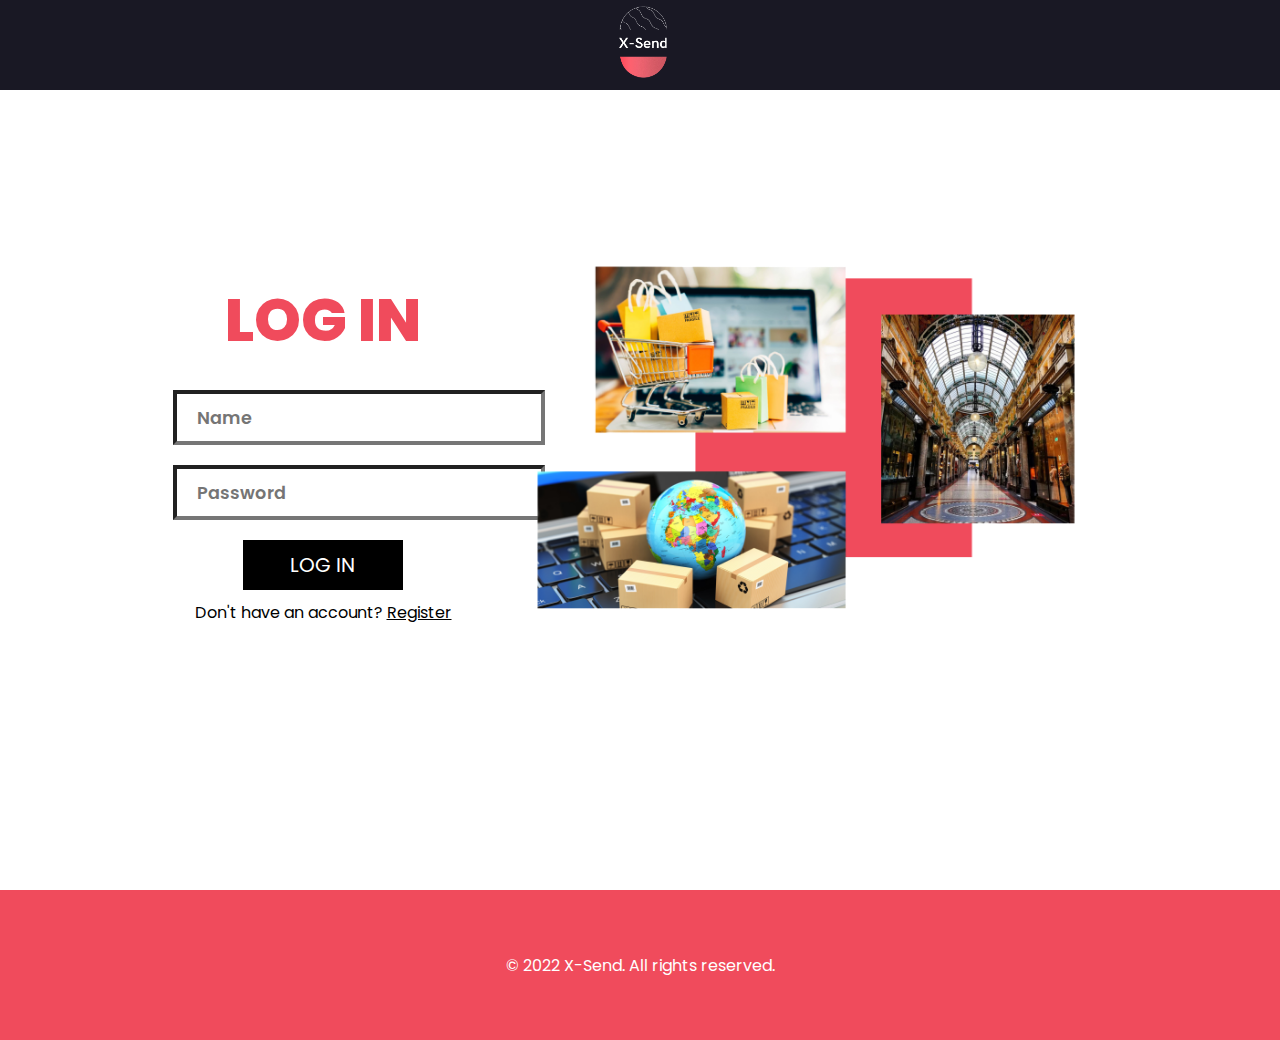
<file: index.html>
<!DOCTYPE html>
<html lang="en">
<head>
    <meta charset="UTF-8">
    <meta http-equiv="X-UA-Compatible" content="IE=edge">
    <meta name="viewport" content="width=device-width, initial-scale=1.0">
    <link rel="stylesheet" href="CSS/home.css">
    <link rel="stylesheet" href="CSS/login.css">
    <link rel="preconnect" href="https://fonts.googleapis.com">
    <link rel="preconnect" href="https://fonts.gstatic.com" crossorigin>
    <link href="https://fonts.googleapis.com/css2?family=Poppins&display=swap" rel="stylesheet">
    <title>Login</title>
</head>
<body>
    <nav>
        <a href="">
            <img src="Assets/logo.png" alt="">
        </a>
    </nav>
    
    <div class="container">
        
        <!-- forms-container -->
        <div class="tempat_isi">
            
            <!-- signin-signup -->
            <div class="sign-in">
                <form action="HTML/home.html" class="sign-in-form">
                    <h2 class="title">LOG IN</h2>
                    
                    <div class="input-field">
                        
                        <input type="text" placeholder="Name" required>
                    </div>

                    <div class="input-field pass">
                        
                        <input type="password" placeholder="Password" required>
                    </div>
                    
                    <button class="btn">LOG IN</button>
                    
                    <p>Don't have an account? <a href="HTML/sign-in.html"><u>Register</u></a></p>
                </form>
            </div>

        </div>
            
        <div class="ilustrasi">
            <img src="Assets/loginPic.png" alt="">
        </div>
    </div>
    
    <footer>
        <p>&copy; 2022 X-Send. All rights reserved.</p>
    </footer>
</body>
</html>
</file>
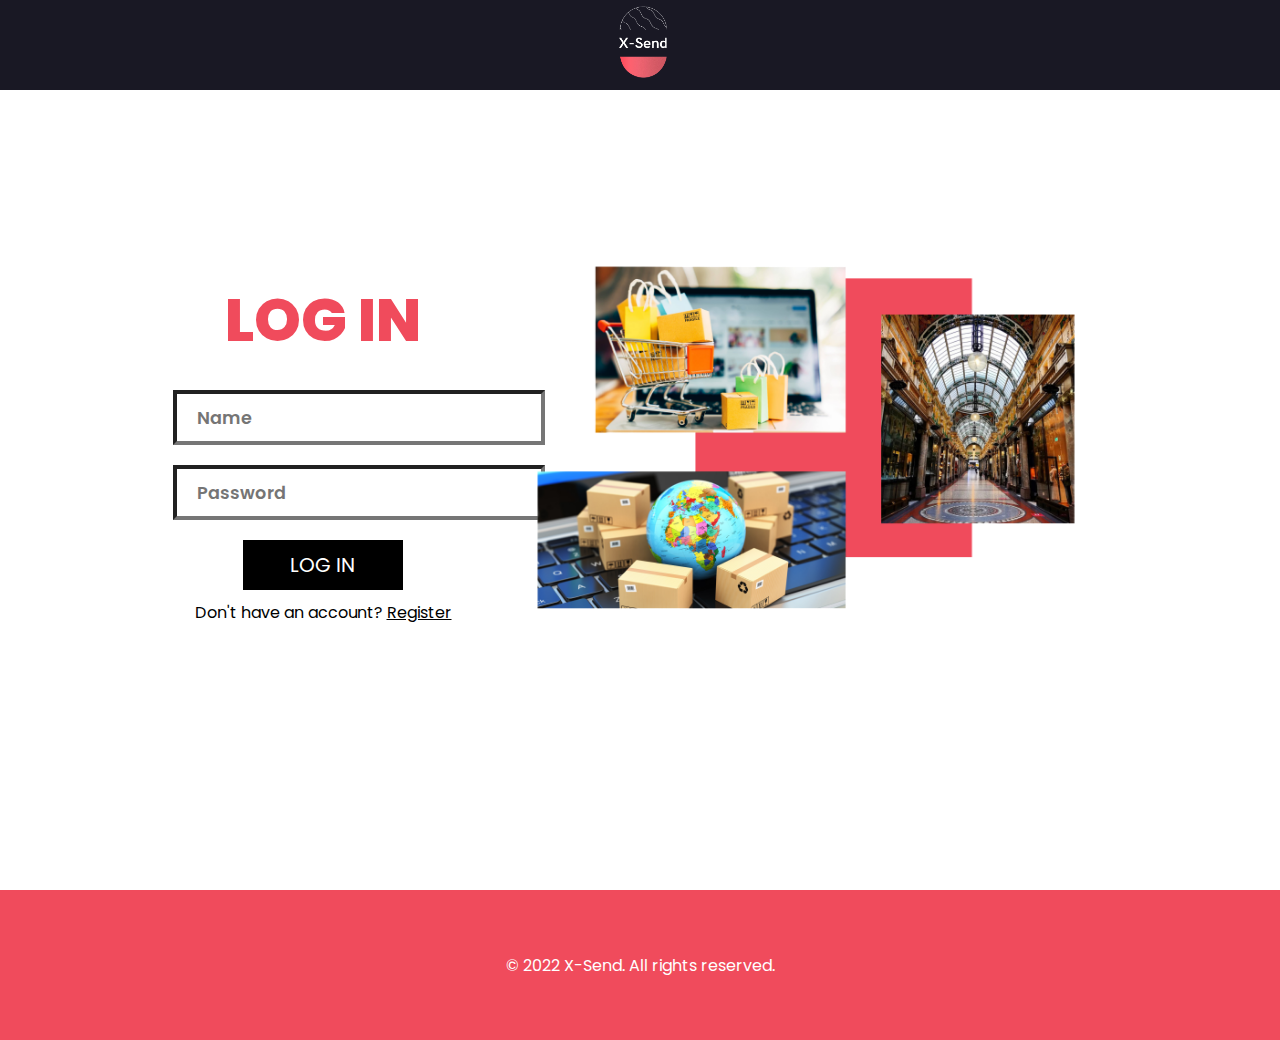
<file: HTML/index.html>
<!DOCTYPE html>
<html lang="en">
<head>
    <meta charset="UTF-8">
    <meta http-equiv="X-UA-Compatible" content="IE=edge">
    <meta name="viewport" content="width=device-width, initial-scale=1.0">
    <link rel="stylesheet" href="../CSS/home.css">
    <link rel="stylesheet" href="../CSS/login.css">
    <link rel="preconnect" href="https://fonts.googleapis.com">
    <link rel="preconnect" href="https://fonts.gstatic.com" crossorigin>
    <link href="https://fonts.googleapis.com/css2?family=Poppins&display=swap" rel="stylesheet">
    <title>Login</title>
</head>
<body>
    <nav>
        <a href="">
            <img src="../Assets/logo.png" alt="">
        </a>
    </nav>
    
    <div class="container">
        
        <!-- forms-container -->
        <div class="tempat_isi">
            
            <!-- signin-signup -->
            <div class="sign-in">
                <form action="home.html" class="sign-in-form">
                    <h2 class="title">LOG IN</h2>
                    
                    <div class="input-field">
                        
                        <input type="text" placeholder="Name" required>
                    </div>

                    <div class="input-field pass">
                        
                        <input type="password" placeholder="Password" required>
                    </div>
                    
                    <button class="btn">LOG IN</button>
                    
                    <p>Don't have an account? <a href="sign-in.html"><u>Register</u></a></p>
                </form>
            </div>

        </div>
            
        <div class="ilustrasi">
            <img src="../Assets/loginPic.png" alt="">
        </div>
    </div>
    
    <footer>
        <p>&copy; 2022 X-Send. All rights reserved.</p>
    </footer>
</body>
</html>
</file>
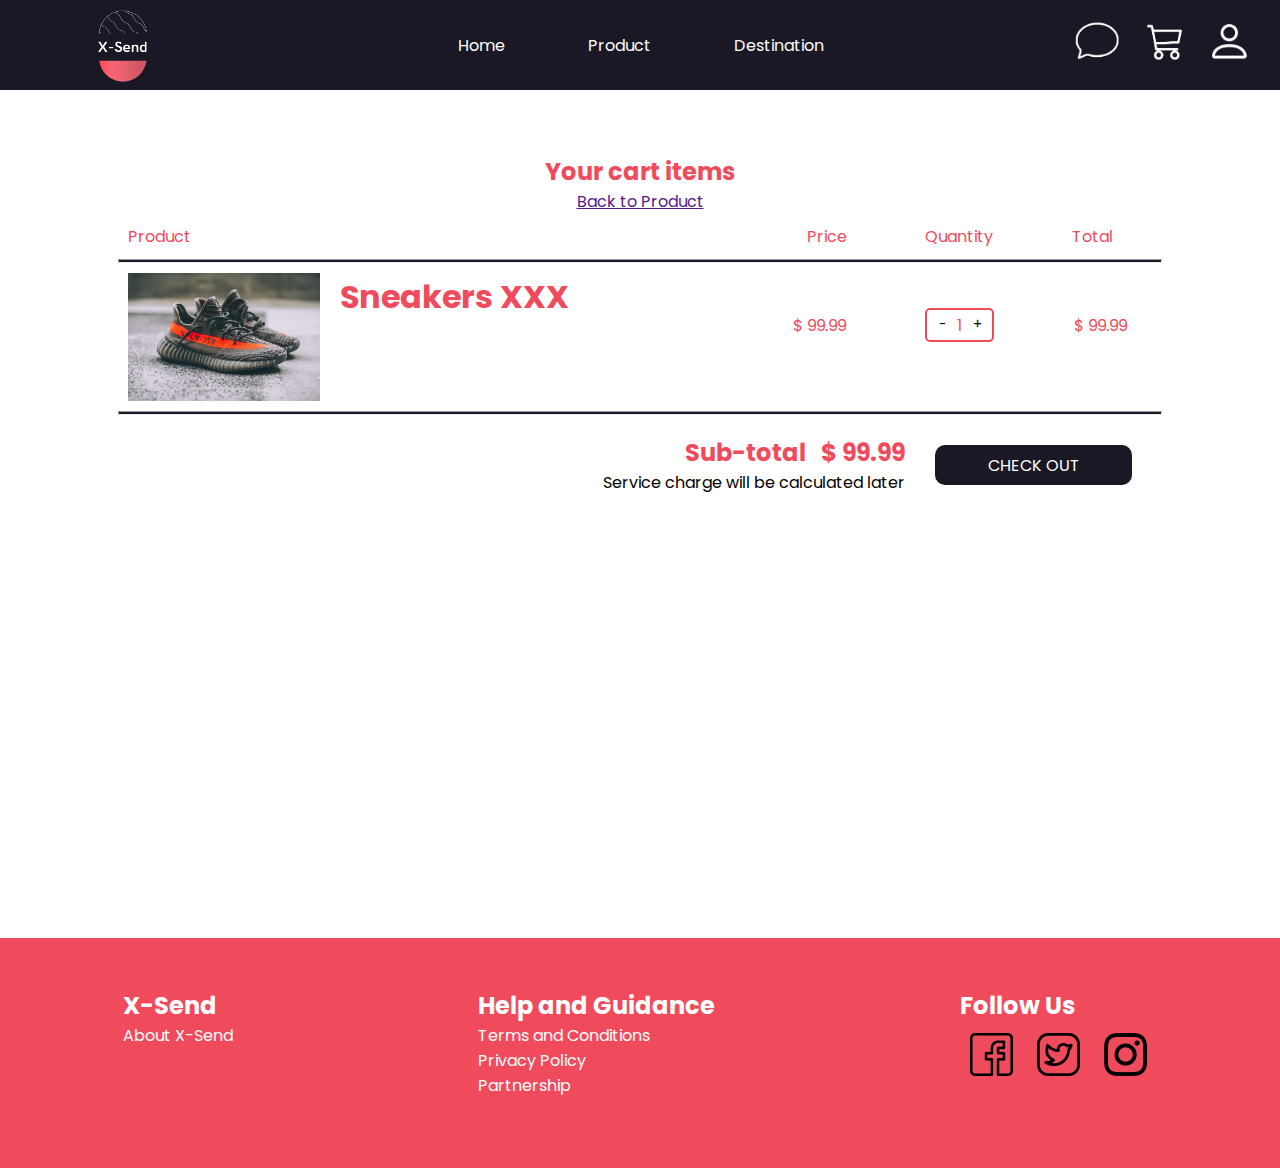
<file: HTML/cart.html>
<!DOCTYPE html>
<html lang="en">
<head>
    <meta charset="UTF-8">
    <meta http-equiv="X-UA-Compatible" content="IE=edge">
    <meta name="viewport" content="width=device-width, initial-scale=1.0">
    <link rel="stylesheet" href="../CSS/cart.css">
    <link rel="preconnect" href="https://fonts.googleapis.com">
    <link rel="preconnect" href="https://fonts.gstatic.com" crossorigin>
    <link href="https://fonts.googleapis.com/css2?family=Poppins&display=swap" rel="stylesheet">
    <title>Cart</title>
</head>
<body>
    <nav>
        <img src="../Assets/logo.png" alt="">
        <div id="navigation">
            <ul>
                <li><a href="">Home</a></li>
                <li><a href="">Product</a></li>
                <li><a href="">Destination</a></li>
            </ul>
        </div>
        <div id="navigationpic">
            <ul>
                <a href=""><li><img src="../Assets/chat.png" alt="" class="navpic"></li></a>
                <a href="cart.html"><li><img src="../Assets/cart.png" alt="" class="navpic"></li></a>
                <a href=""><li><img src="../Assets/profile.png" alt="" class="navpic"></li></a>
            </ul>
        </div>
    </nav>
    <div id="body">
        <h2 class="maroon">Your cart items</h2>
        <a href="">Back to Product</a>
        <div>
            <div class="cart">
                <div class="maroon">
                    Product
                </div>
                <div>
                    <ul class="maroon">
                        <li>Price</li>
                        <li>Quantity</li>
                        <li>Total</li>
                    </ul>
                </div>
            </div>
            <hr>
            <div class="cart">
                <div class="maroon product">
                    <img src="../Assets/product/sneakers.jpg" alt="">
                    <h1>Sneakers XXX</h1>
                </div>
                <div>
                    <ul class="maroon">
                        <li>$ 99.99</li>
                        <li>
                            <div id="quantity">
                                <div id="quantityButton">
                                    <button>-</button>
                                    <p>1</p>
                                    <button>+</button>
                                </div>
                            </div>
                        </li>
                        <li>$ 99.99</li>
                    </ul>
                </div>
            </div>
            <hr>
            <div id="buy">
                <div id="buyDetail">
                    <h2 class="maroon">Sub-total &nbsp; $ 99.99</h2>
                    <p>Service charge will be calculated later</p>
                </div>
                <div class="button">
                    <p>CHECK OUT</p>
                </div>
            </div>
        </div>
    </div>
    <footer>
        <div class="footerSection">
            <h2>X-Send</h2>
            <p>About X-Send</p>
        </div>
        <div class="footerSection">
            <h2>Help and Guidance</h2>
            <p>Terms and Conditions</p>
            <p>Privacy Policy</p>
            <p>Partnership</p>
        </div>
        <div class="footerSection">
            <h2>Follow Us</h2>
            <div class="sosmed">
                <a href="https://www.facebook.com/"><img src="../Assets/Facebook.png" alt=""></a>
                <a href="https://twitter.com/"><img src="../Assets/Twitter.png" alt=""></a>
                <a href="https://www.instagram.com/"><img src="../Assets/Instagram.png" alt=""></a>
            </div>
            
        </div>
    </footer>
</body>
</html>
</file>
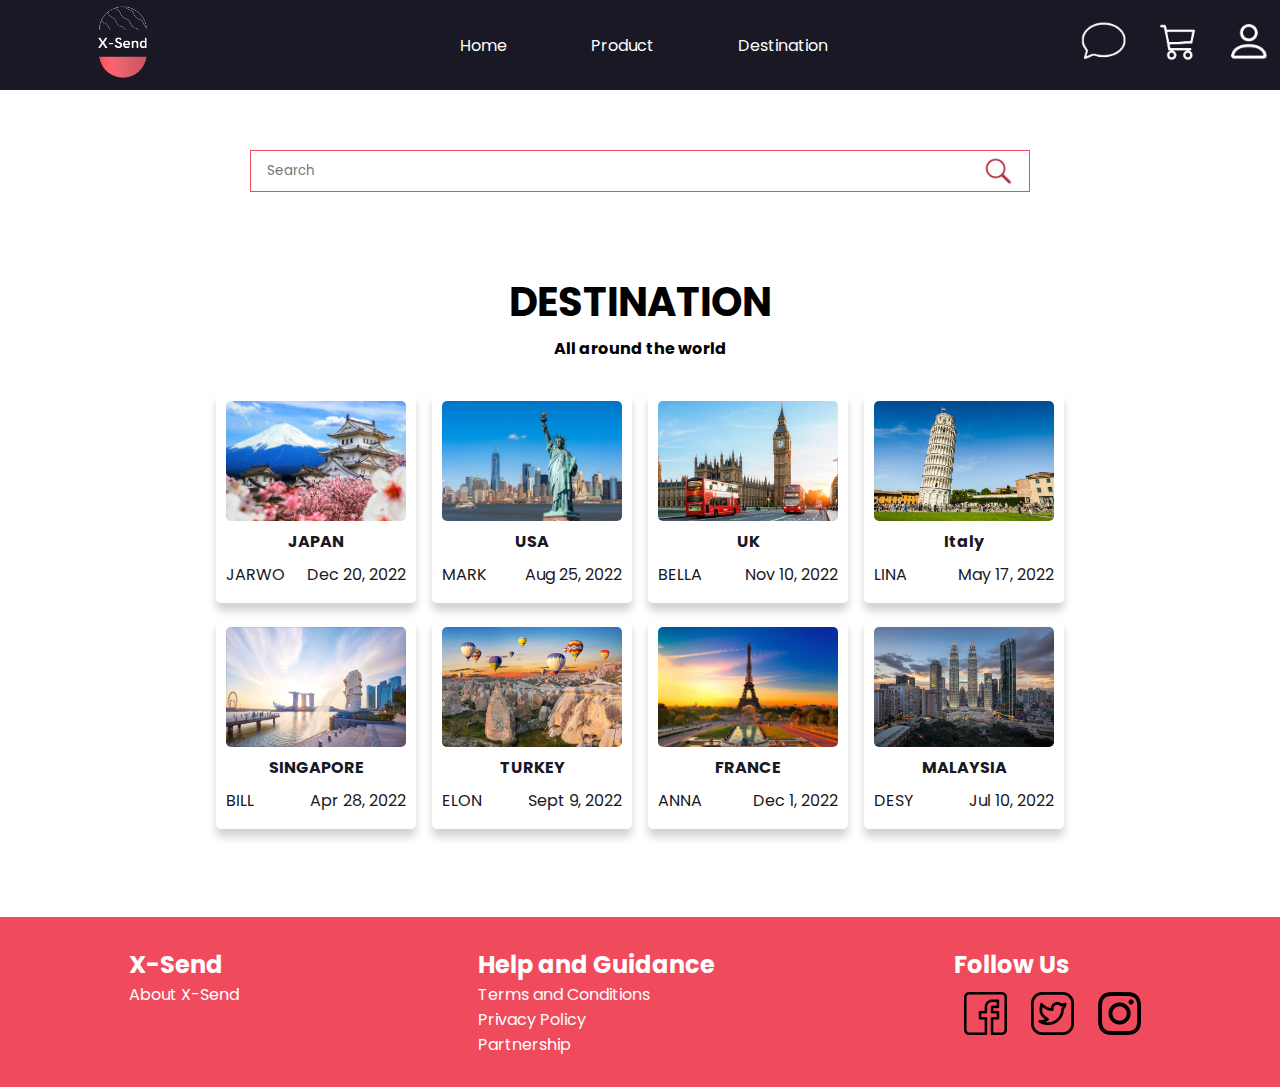
<file: HTML/destination.html>
<!DOCTYPE html>
<html lang="en">
<head>
    <meta charset="UTF-8">
    <meta http-equiv="X-UA-Compatible" content="IE=edge">
    <meta name="viewport" content="width=device-width, initial-scale=1.0">
    <link rel="stylesheet" href="../CSS/home.css">
    <link rel="stylesheet" href="../CSS/productAndDestination.css">
    <link rel="preconnect" href="https://fonts.googleapis.com">
    <link rel="preconnect" href="https://fonts.gstatic.com" crossorigin>
    <link href="https://fonts.googleapis.com/css2?family=Poppins&display=swap" rel="stylesheet">
    <title>Document</title>
</head>
<body>
    <nav>
        <a href="home.html">
            <img src="../Assets/logo.png" alt="">
        </a>
        <div id="navigation">
            <ul>
                <li><a href="home.html">Home</a></li>
                <li><a href="product.html">Product</a></li>
                <li><a href="destination.html">Destination</a></li>
            </ul>
        </div>
        <div id="navigationpic">
            <ul>
                <a href="chat.html"><li><img src="../Assets/chat.png" alt="" class="navpic"></li></a>
                <a href="cart.html"><li><img src="../Assets/cart.png" alt="" class="navpic"></li></a>
                <a href="profile.html"><li><img src="../Assets/profile.png" alt="" class="navpic"></li></a>
            </ul>
        </div>
    </nav>
    <div class="body_content">
        <div class="container">
            <div id="search_box">
                <input type="text" class="chat" placeholder="Search">
                <img src="../Assets/search.png" alt="">
            </div>
            <div class="title">
                <p>DESTINATION</p>
            </div>
            <div class="description">
                <h4>All around the world</h4>
            </div>
            <div class="grid">
                <div class="card">
                    <a href="destinationDesc.html">
                        <div class="pic-card">
                            <img src="../Assets/destination/japan.jpg" alt="">
                            <div class="overlay">
                                <p>View</p>
                            </div>
                        </div>
                        <div class="desc-card1">
                            <p>JAPAN</p>
                        </div>
                        <div class="desc-card2">
                            <span>JARWO</span>
                            <span>Dec 20, 2022</span>
                        </div>
                    </a>
                </div>
                <div class="card">
                    <a href="destinationDesc.html">
                        <div class="pic-card">
                            <img src="../Assets/destination/usa.jpg" alt="">
                            <div class="overlay">
                                <p>View</p>
                            </div>
                        </div>
                        <div class="desc-card1">
                            <p>USA</p>
                        </div>
                        <div class="desc-card2">
                            <span>MARK</span>
                            <span>Aug 25, 2022</span>
                        </div>
                    </a>
                </div>
                <div class="card">
                    <a href="destinationDesc.html">
                        <div class="pic-card">
                            <img src="../Assets/destination/uk.jpg" alt="">
                            <div class="overlay">
                                <p>View</p>
                            </div>
                        </div>
                        <div class="desc-card1">
                            <p>UK</p>
                        </div>
                        <div class="desc-card2">
                            <span>BELLA</span>
                            <span>Nov 10, 2022</span>
                        </div>
                    </a>
                </div>
                <div class="card">
                    <a href="destinationDesc.html">
                        <div class="pic-card">
                            <img src="../Assets/destination/italy.jpeg" alt="">
                            <div class="overlay">
                                <p>View</p>
                            </div>
                        </div>
                        <div class="desc-card1">
                            <p>Italy</p>
                        </div>
                        <div class="desc-card2">
                            <span>LINA</span>
                            <span>May 17, 2022</span>
                        </div>
                    </a>
                </div>
                <div class="card">
                    <a href="destinationDesc.html">
                        <div class="pic-card">
                            <img src="../Assets/destination/singapore.jpg" alt="">
                            <div class="overlay">
                                <p>View</p>
                            </div>
                        </div>
                        <div class="desc-card1">
                            <p>SINGAPORE</p>
                        </div>
                        <div class="desc-card2">
                            <span>BILL</span>
                            <span>Apr 28, 2022</span>
                        </div>
                    </a>
                </div>
                <div class="card">
                    <a href="destinationDesc.html">
                        <div class="pic-card">
                            <img src="../Assets/destination/turkey.jpg" alt="">
                            <div class="overlay">
                                <p>View</p>
                            </div>
                        </div>
                        <div class="desc-card1">
                            <p>TURKEY</p>
                        </div>
                        <div class="desc-card2">
                            <span>ELON</span>
                            <span>Sept 9, 2022</span>
                        </div>
                    </a>
                </div>
                <div class="card">
                    <a href="destinationDesc.html">
                        <div class="pic-card">
                            <img src="../Assets/destination/france.jpg" alt="">
                            <div class="overlay">
                                <p>View</p>
                            </div>
                        </div>
                        <div class="desc-card1">
                            <p>FRANCE</p>
                        </div>
                        <div class="desc-card2">
                            <span>ANNA</span>
                            <span>Dec 1, 2022</span>
                        </div>
                    </a>
                </div>
                <div class="card">
                    <a href="destinationDesc.html">
                        <div class="pic-card">
                            <img src="../Assets/destination/malaysia.jpg" alt="">
                            <div class="overlay">
                                <p>View</p>
                            </div>
                        </div>
                        <div class="desc-card1">
                            <p>MALAYSIA</p>
                        </div>
                        <div class="desc-card2">
                            <span>DESY</span>
                            <span>Jul 10, 2022</span>
                        </div>
                    </a>
                </div>
            </div>
        </div>
    </div>
    <footer>
        <div class="footerSection">
            <h2>X-Send</h2>
            <p>About X-Send</p>
        </div>
        <div class="footerSection">
            <h2>Help and Guidance</h2>
            <p>Terms and Conditions</p>
            <p>Privacy Policy</p>
            <p>Partnership</p>
        </div>
        <div class="footerSection">
            <h2>Follow Us</h2>
            <div class="sosmed">
                <a href="https://www.facebook.com/"><img src="../Assets/Facebook.png" alt=""></a>
                <a href="https://twitter.com/"><img src="../Assets/Twitter.png" alt=""></a>
                <a href="https://www.instagram.com/"><img src="../Assets/Instagram.png" alt=""></a>
            </div>
        </div>
    </footer>
</body>
</html>
</file>
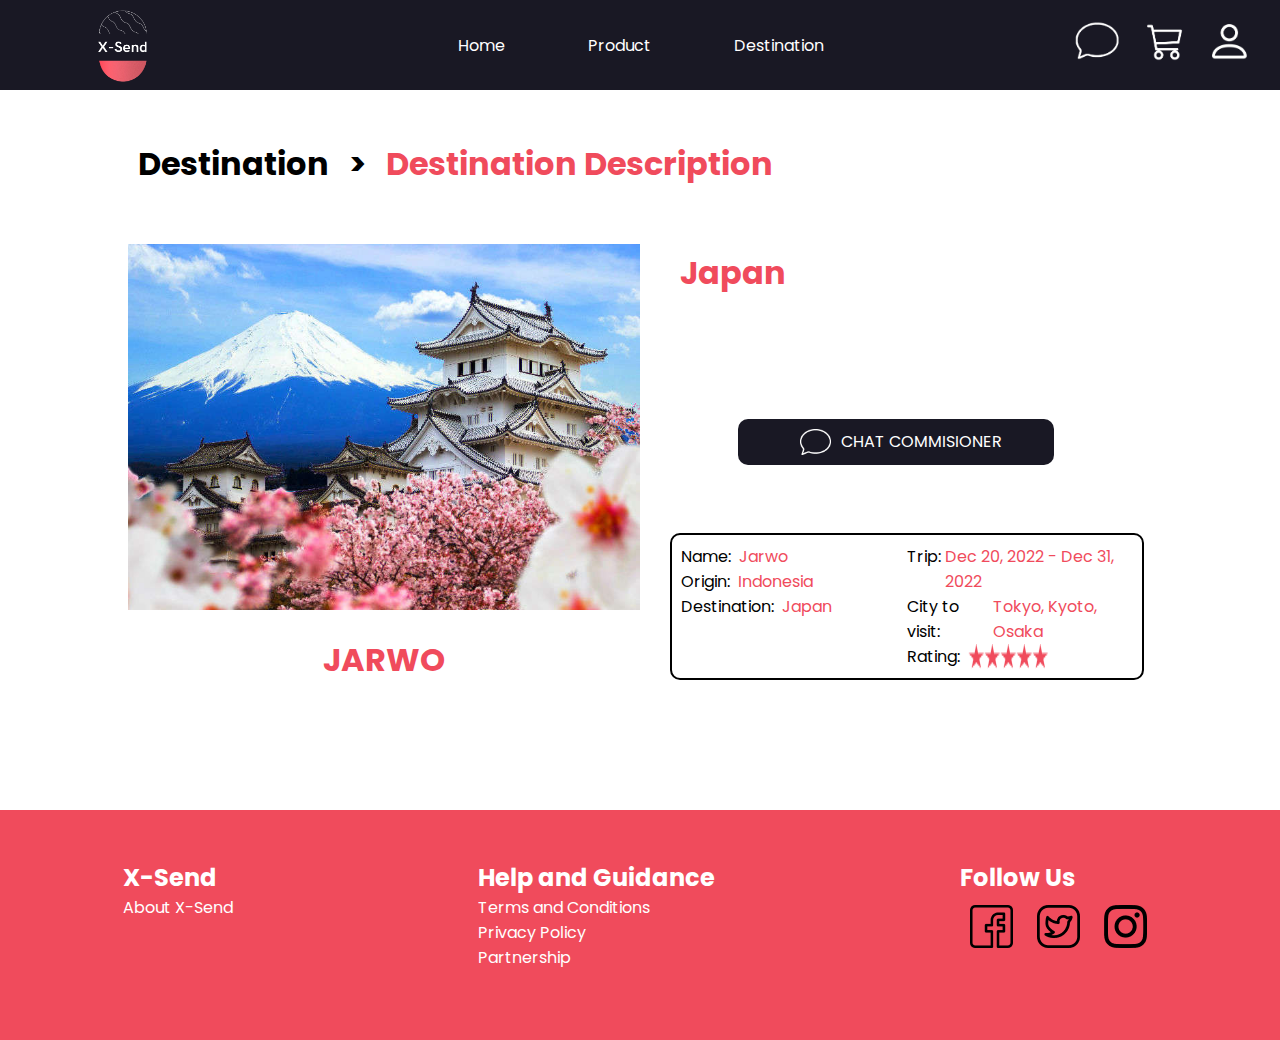
<file: HTML/destinationDesc.html>
<!DOCTYPE html>
<html lang="en">
<head>
    <meta charset="UTF-8">
    <meta http-equiv="X-UA-Compatible" content="IE=edge">
    <meta name="viewport" content="width=device-width, initial-scale=1.0">
    <link rel="stylesheet" href="../CSS/destinationDesc.css">
    <link rel="preconnect" href="https://fonts.googleapis.com">
    <link rel="preconnect" href="https://fonts.gstatic.com" crossorigin>
    <link href="https://fonts.googleapis.com/css2?family=Poppins&display=swap" rel="stylesheet">
    <title>Destination Description</title>
</head>
<body>
    <nav>
        <img src="../Assets/logo.png" alt="">
        <div id="navigation">
            <ul>
                <li><a href="">Home</a></li>
                <li><a href="">Product</a></li>
                <li><a href="">Destination</a></li>
            </ul>
        </div>
        <div id="navigationpic">
            <ul>
                <a href=""><li><img src="../Assets/chat.png" alt="" class="navpic"></li></a>
                <a href="cart.html"><li><img src="../Assets/cart.png" alt="" class="navpic"></li></a>
                <a href=""><li><img src="../Assets/profile.png" alt="" class="navpic"></li></a>
            </ul>
        </div>
    </nav>

    <div id="body">
        <div class="container">
            <!-- Buat kontent disini -->
            <div id="judul">
                <h1>Destination </h1><h1> > </h1> <h1 class="maroon"> Destination Description</h1>
            </div>
            <div id="content">
                <div id="pic">
                    <img src="../Assets/destination/japan.jpg" alt="">
                    <h1 class="maroon">JARWO</h1>
                </div>
                <div id="info">
                    <h1 class="maroon">Japan</h1>
                    <div id="chat"><img src="../Assets/chat putih.png" alt=""> <p>CHAT COMMISIONER</p></div>
                    <div id="containerDetail">
                        <div class="detail">
                            <div class="line">
                                <p>Name: &nbsp;</p> <p class="maroon">Jarwo</p>
                            </div>
                            <div class="line">
                                <p>Origin: &nbsp;</p> <p class="maroon">Indonesia</p>
                            </div>
                            <div class="line">
                                <p>Destination: &nbsp;</p> <p class="maroon">Japan</p>
                            </div>
                            
                        </div>
                        <div class="detail">
                            <div class="line">
                                <p>Trip: &nbsp;</p> <p class="maroon">Dec 20, 2022 - Dec 31, 2022</p>
                            </div>
                            <div class="line">
                                <p>City to visit: &nbsp;</p> <p class="maroon">Tokyo, Kyoto, Osaka</p>
                            </div>
                            <div class="line">
                                <p>Rating: &nbsp;</p> <img src="../Assets/Star.png" alt=""><img src="../Assets/Star.png" alt=""><img src="../Assets/Star.png" alt=""><img src="../Assets/Star.png" alt=""><img src="../Assets/Star.png" alt="">
                            </div>
                            
                        </div>
                    </div>
                </div>
            </div>

        </div>
    </div>

    <footer>
        <div class="footerSection">
            <h2>X-Send</h2>
            <p>About X-Send</p>
        </div>
        <div class="footerSection">
            <h2>Help and Guidance</h2>
            <p>Terms and Conditions</p>
            <p>Privacy Policy</p>
            <p>Partnership</p>
        </div>
        <div class="footerSection">
            <h2>Follow Us</h2>
            <div class="sosmed">
                <a href="https://www.facebook.com/"><img src="../Assets/Facebook.png" alt=""></a>
                <a href="https://twitter.com/"><img src="../Assets/Twitter.png" alt=""></a>
                <a href="https://www.instagram.com/"><img src="../Assets/Instagram.png" alt=""></a>
            </div>
            
        </div>
    </footer>
</body>
</html>
</file>
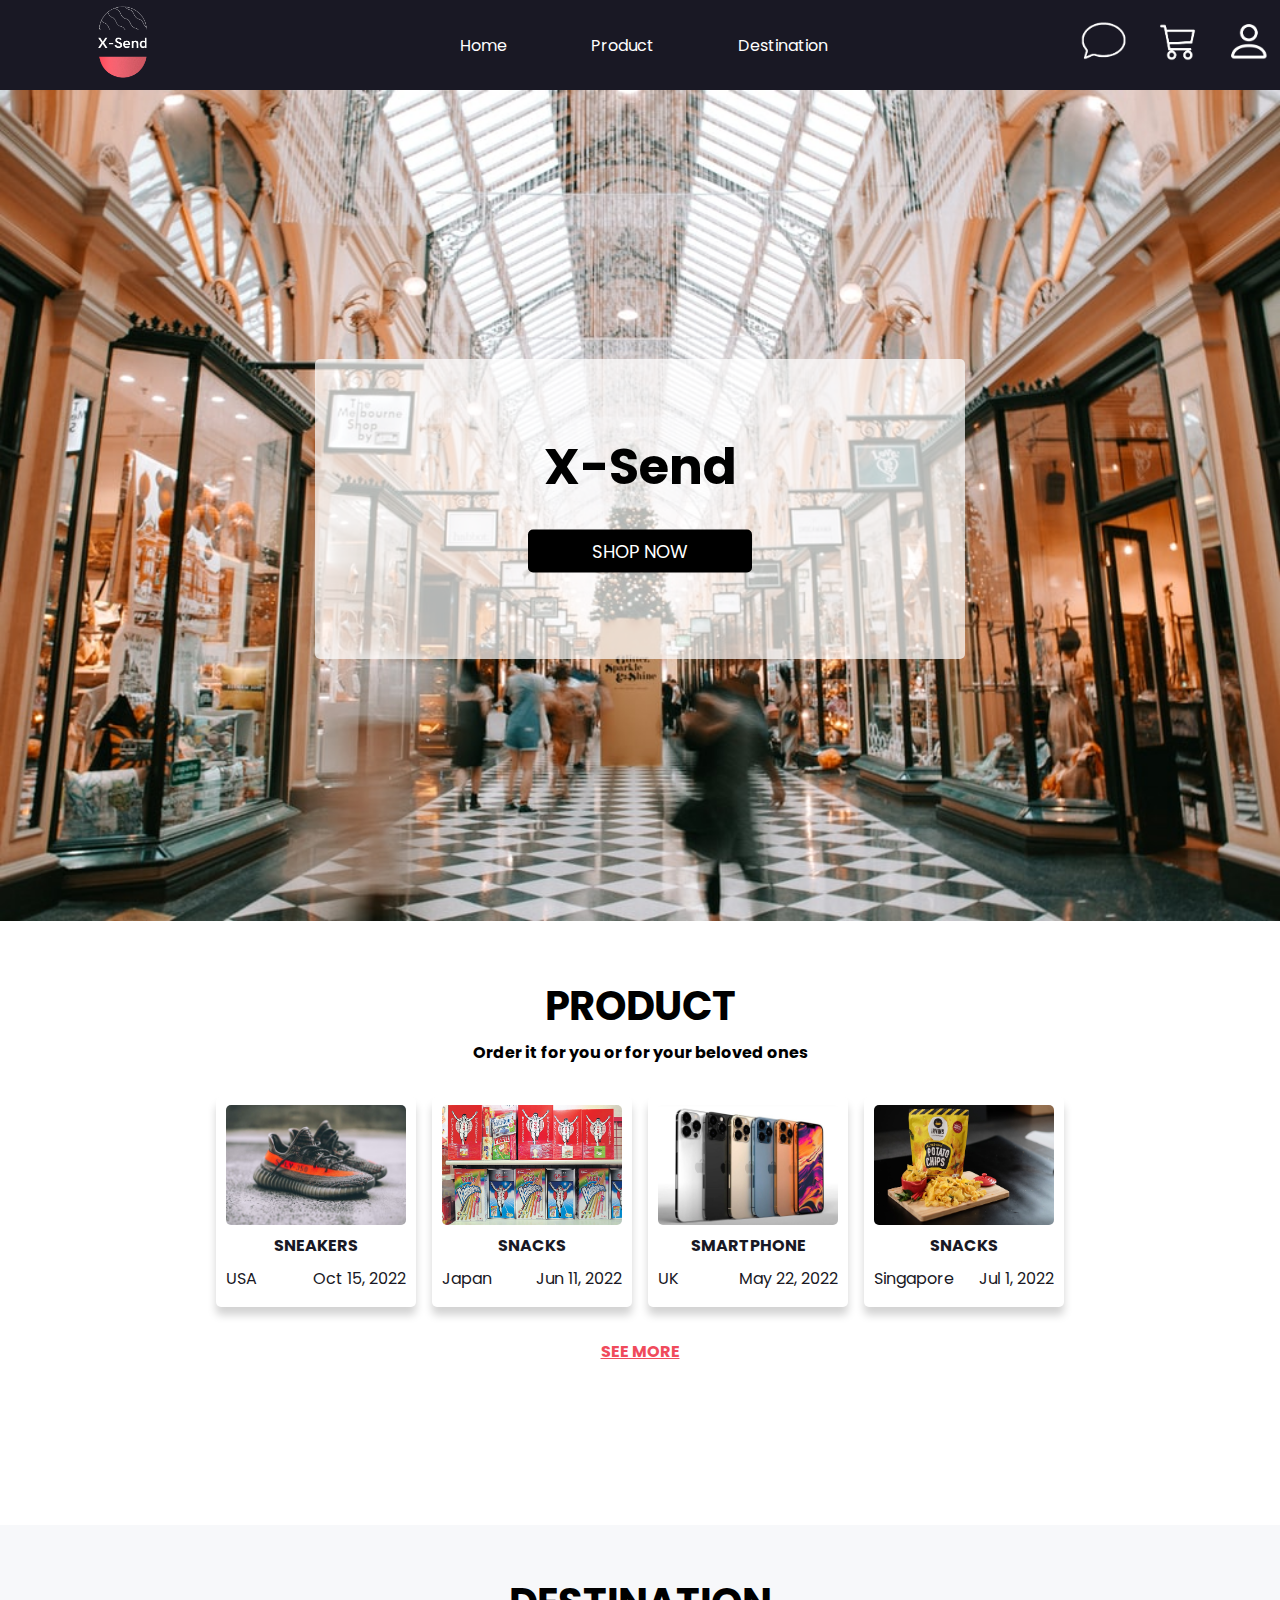
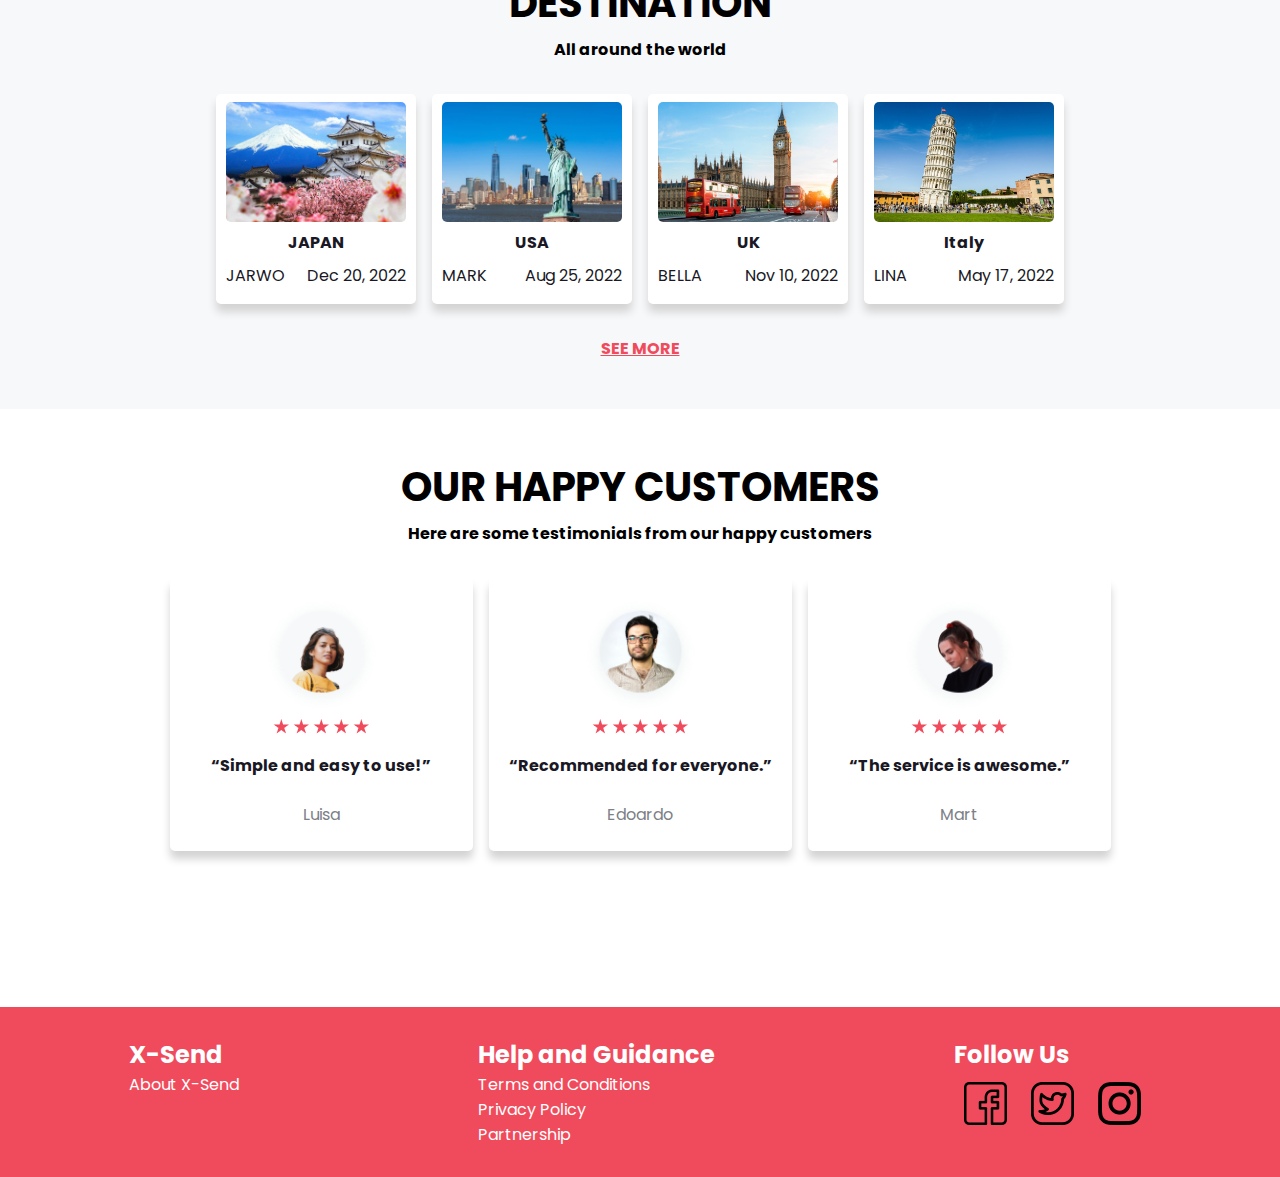
<file: HTML/home.html>
<!DOCTYPE html>
<html lang="en">
<head>
    <meta charset="UTF-8">
    <meta http-equiv="X-UA-Compatible" content="IE=edge">
    <meta name="viewport" content="width=device-width, initial-scale=1.0">
    <link rel="stylesheet" href="../CSS/home.css">
    <link rel="preconnect" href="https://fonts.googleapis.com">
    <link rel="preconnect" href="https://fonts.gstatic.com" crossorigin>
    <link href="https://fonts.googleapis.com/css2?family=Poppins&display=swap" rel="stylesheet">
    <title>Home</title>
</head>
<body>
    <nav>
        <a href="home.html">
            <img src="../Assets/logo.png" alt="">
        </a>
        <div id="navigation">
            <ul>
                <li><a href="home.html">Home</a></li>
                <li><a href="product.html">Product</a></li>
                <li><a href="destination.html">Destination</a></li>
            </ul>
        </div>
        <div id="navigationpic">
            <ul>
                <a href="chat.html"><li><img src="../Assets/chat.png" alt="" class="navpic"></li></a>
                <a href="cart.html"><li><img src="../Assets/cart.png" alt="" class="navpic"></li></a>
                <a href="profile.html"><li><img src="../Assets/profile.png" alt="" class="navpic"></li></a>
            </ul>
        </div>
    </nav>
    <div id="top">
        <img src="../Assets/background.jpg" alt="">
        <div id="rectangle_top"></div>
        <div id="text_top">
            <p>X-Send</p>
        </div>
        <a href="product.html">
            <div id="shop_now_btn">
            
                SHOP NOW
            
            </div>
        </a>
    </div>
    <div class="body_content">
        <div class="container">
            <div class="section">
                <div class="title">
                    <p>PRODUCT</p>
                </div>
                <div class="description">
                    <h4>Order it for you or for your beloved ones</h4>
                </div>
                <div class="grid">
                    <div class="card">
                        <a href="productDesc.html">
                            <div class="pic-card">
                                <img src="../Assets/product/sneakers.jpg" alt="">
                                <div class="overlay">
                                    <p>View</p>
                                </div>
                            </div>
                            <div class="desc-card1">
                                <p>SNEAKERS</p>
                            </div>
                            <div class="desc-card2">
                                <span>USA</span>
                                <span>Oct 15, 2022</span>
                            </div>
                        </a>
                    </div>
                    <div class="card">
                        <a href="productDesc.html">
                            <div class="pic-card">
                                <img src="../Assets/product/snacks.jpg" alt="">
                                <div class="overlay">
                                    <p>View</p>
                                </div>
                            </div>
                            <div class="desc-card1">
                                <p>SNACKS</p>
                            </div>
                            <div class="desc-card2">
                                <span>Japan</span>
                                <span>Jun 11, 2022</span>
                            </div>
                        </a>
                    </div>
                    <div class="card">
                        <a href="productDesc.html">
                            <div class="pic-card">
                                <img src="../Assets/product/smartphone.jpg" alt="">
                                <div class="overlay">
                                    <p>View</p>
                                </div>
                            </div>
                            <div class="desc-card1">
                                <p>SMARTPHONE</p>
                            </div>
                            <div class="desc-card2">
                                <span>UK</span>
                                <span>May 22, 2022</span>
                            </div>
                        </a>
                    </div>
                    <div class="card">
                        <a href="productDesc.html">
                            <div class="pic-card">
                                <img src="../Assets/product/snacks2.jpg" alt="">
                                <div class="overlay">
                                    <p>View</p>
                                </div>
                            </div>
                            <div class="desc-card1">
                                <p>SNACKS</p>
                            </div>
                            <div class="desc-card2">
                                <span>Singapore</span>
                                <span>Jul 1, 2022</span>
                            </div>
                        </a>
                    </div>
                </div>
                <div class="see_more">
                    <a href="product.html"><h4>SEE MORE</h4></a>
                </div>
            </div>
        </div>
    </div>
    <div id="bottom">
        <div id="bg_bottom">
            <div class="container">
                <div class="section">
                    <div class="title">
                        <p>DESTINATION</p>
                    </div>
                    <div class="description">
                        <h4>All around the world</h4>
                    </div>
                    <div class="grid">
                        <div class="card">
                            <a href="destinationDesc.html">
                                <div class="pic-card">
                                    <img src="../Assets/destination/japan.jpg" alt="">
                                    <div class="overlay">
                                        <p>View</p>
                                    </div>
                                </div>
                                <div class="desc-card1">
                                    <p>JAPAN</p>
                                </div>
                                <div class="desc-card2">
                                    <span>JARWO</span>
                                    <span>Dec 20, 2022</span>
                                </div>
                            </a>
                        </div>
                        <div class="card">
                            <a href="destinationDesc.html">
                                <div class="pic-card">
                                    <img src="../Assets/destination/usa.jpg" alt="">
                                    <div class="overlay">
                                        <p>View</p>
                                    </div>
                                </div>
                                <div class="desc-card1">
                                    <p>USA</p>
                                </div>
                                <div class="desc-card2">
                                    <span>MARK</span>
                                    <span>Aug 25, 2022</span>
                                </div>
                            </a>
                        </div>
                        <div class="card">
                            <a href="destinationDesc.html">
                                <div class="pic-card">
                                    <img src="../Assets/destination/uk.jpg" alt="">
                                    <div class="overlay">
                                        <p>View</p>
                                    </div>
                                </div>
                                <div class="desc-card1">
                                    <p>UK</p>
                                </div>
                                <div class="desc-card2">
                                    <span>BELLA</span>
                                    <span>Nov 10, 2022</span>
                                </div>
                            </a>
                        </div>
                        <div class="card">
                            <a href="destinationDesc.html">
                                <div class="pic-card">
                                    <img src="../Assets/destination/italy.jpeg" alt="">
                                    <div class="overlay">
                                        <p>View</p>
                                    </div>
                                </div>
                                <div class="desc-card1">
                                    <p>Italy</p>
                                </div>
                                <div class="desc-card2">
                                    <span>LINA</span>
                                    <span>May 17, 2022</span>
                                </div>
                            </a>
                        </div>
                    </div>
                    <div class="see_more">
                        <a href="destination.html"><h4>SEE MORE</h4></a>
                    </div>
                </div>
            </div>
        </div>
    </div>
    <div class="body_content">
        <div class="container">
            <div class="section">
                <div class="title">
                    <p>OUR HAPPY CUSTOMERS</p>
                </div>
                <div class="description">
                    <h4>Here are some testimonials from our happy customers</h4>
                </div>
                <div id="grid_customer">
                    <div class="card_customer">
                        <div class="pic-card_customer">
                            <img src="../Assets/testimony/1.png" alt="">
                        </div>
                        <div class="star">
                            <img src="../Assets/Star.png" alt="">
                            <img src="../Assets/Star.png" alt="">
                            <img src="../Assets/Star.png" alt="">
                            <img src="../Assets/Star.png" alt="">
                            <img src="../Assets/Star.png" alt="">
                        </div>
                        <div class="desc-card1_customer">
                            <span>“Simple and easy to use!”</span>
                        </div>
                        <div class="desc-card2_customer">
                            <span>Luisa</span>
                        </div>
                    </div>
                    <div class="card_customer">
                        <div class="pic-card_customer">
                            <img src="../Assets/testimony/2.png" alt="">
                        </div>
                        <div class="star">
                            <img src="../Assets/Star.png" alt="">
                            <img src="../Assets/Star.png" alt="">
                            <img src="../Assets/Star.png" alt="">
                            <img src="../Assets/Star.png" alt="">
                            <img src="../Assets/Star.png" alt="">
                        </div>
                        <div class="desc-card1_customer">
                            <span>“Recommended for everyone.”</span>
                        </div>
                        <div class="desc-card2_customer">
                            <span>Edoardo</span>
                        </div>
                    </div>
                    <div class="card_customer">
                        <div class="pic-card_customer">
                            <img src="../Assets/testimony/3.png" alt="">
                        </div>
                        <div class="star">
                            <img src="../Assets/Star.png" alt="">
                            <img src="../Assets/Star.png" alt="">
                            <img src="../Assets/Star.png" alt="">
                            <img src="../Assets/Star.png" alt="">
                            <img src="../Assets/Star.png" alt="">
                        </div>
                        <div class="desc-card1_customer">
                            <span>“The service is awesome.”</span>
                        </div>
                        <div class="desc-card2_customer">
                            <span>Mart</span>
                        </div>
                    </div>
                </div>
            </div>
        </div>
    </div>
    <footer>
        <div class="footerSection">
            <h2>X-Send</h2>
            <p>About X-Send</p>
        </div>
        <div class="footerSection">
            <h2>Help and Guidance</h2>
            <p>Terms and Conditions</p>
            <p>Privacy Policy</p>
            <p>Partnership</p>
        </div>
        <div class="footerSection">
            <h2>Follow Us</h2>
            <div class="sosmed">
                <a href="https://www.facebook.com/"><img src="../Assets/Facebook.png" alt=""></a>
                <a href="https://twitter.com/"><img src="../Assets/Twitter.png" alt=""></a>
                <a href="https://www.instagram.com/"><img src="../Assets/Instagram.png" alt=""></a>
            </div>
        </div>
    </footer>
</body>
</html>
</file>
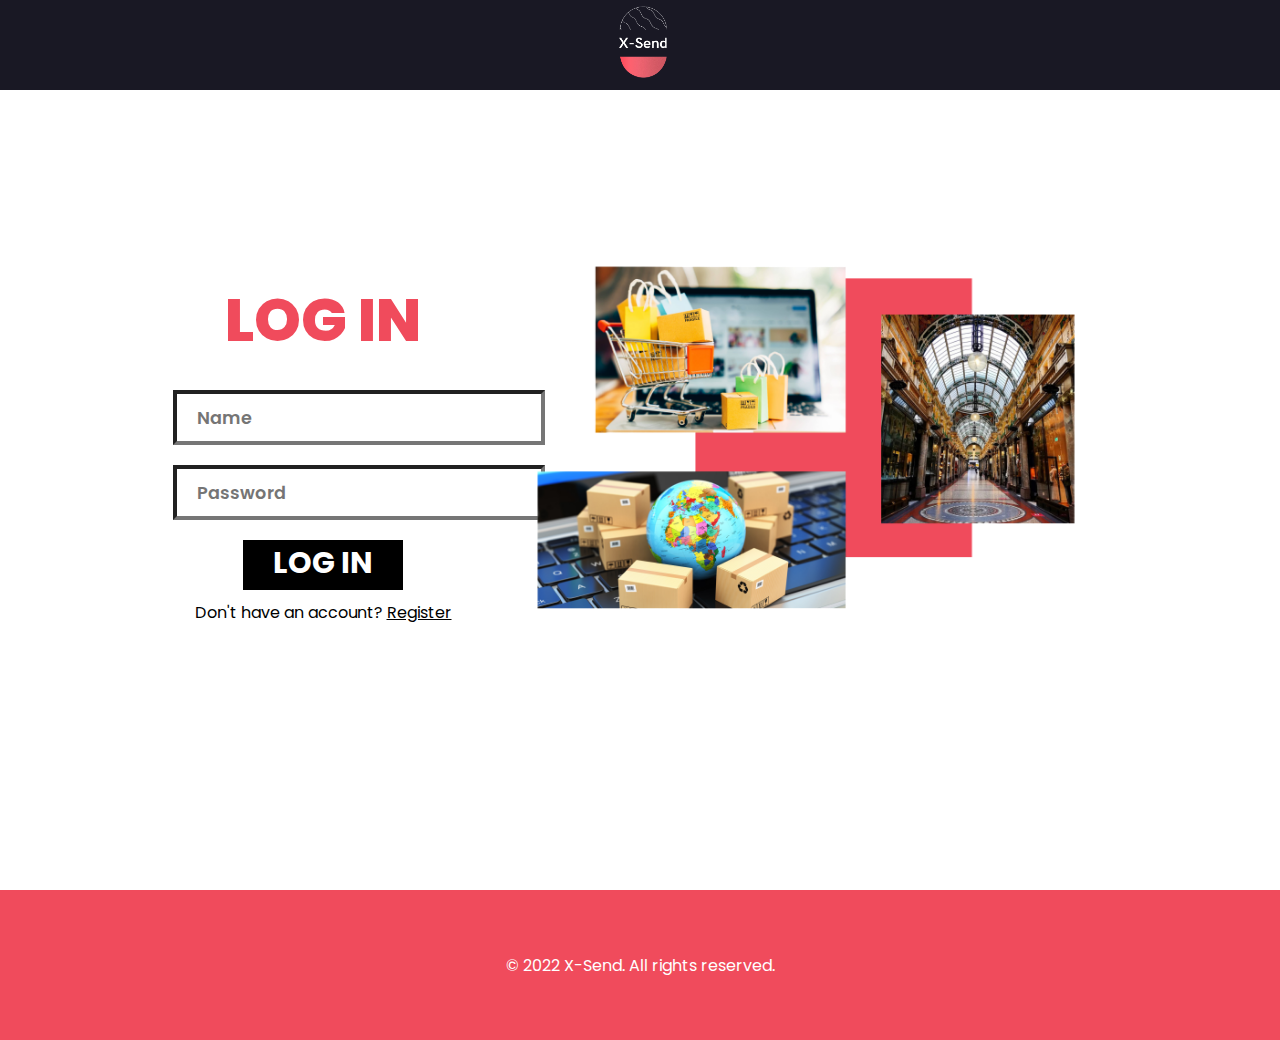
<file: HTML/login.html>
<!DOCTYPE html>
<html lang="en">
<head>
    <meta charset="UTF-8">
    <meta http-equiv="X-UA-Compatible" content="IE=edge">
    <meta name="viewport" content="width=device-width, initial-scale=1.0">
    <link rel="stylesheet" href="../CSS/home.css">
    <link rel="stylesheet" href="../CSS/login.css">
    <link rel="preconnect" href="https://fonts.googleapis.com">
    <link rel="preconnect" href="https://fonts.gstatic.com" crossorigin>
    <link href="https://fonts.googleapis.com/css2?family=Poppins&display=swap" rel="stylesheet">
    <title>Login</title>
</head>
<body>
    <nav>
        <a href="">
            <img src="../Assets/logo.png" alt="">
        </a>
    </nav>
    
    <div class="container">
        
        <!-- forms-container -->
        <div class="tempat_isi">
            
            <!-- signin-signup -->
            <div class="sign-in">
                <form action="#" class="sign-in-form">
                    <h2 class="title">LOG IN</h2>
                    
                    <div class="input-field">
                        
                        <input type="text" placeholder="Name" required>
                    </div>
                
                    
                    <div class="input-field pass">
                        
                        <input type="password" placeholder="Password" required>
                    </div>
                    
                    
                    
                    <div class="btn">
                        <a href="home.html"><h2>LOG IN</h2></a>
                    </div>
                    
                    
                    <p>Don't have an account? <a href="sign-in.html"><u>Register</u></a></p>
                </form>
            </div>

        </div>
            
        <div class="ilustrasi">
            <img src="../Assets/loginPic.png" alt="">
        </div>
    </div>
    
    <footer>
        <p>&copy; 2022 X-Send. All rights reserved.</p>
    </footer>
</body>
</html>
</file>
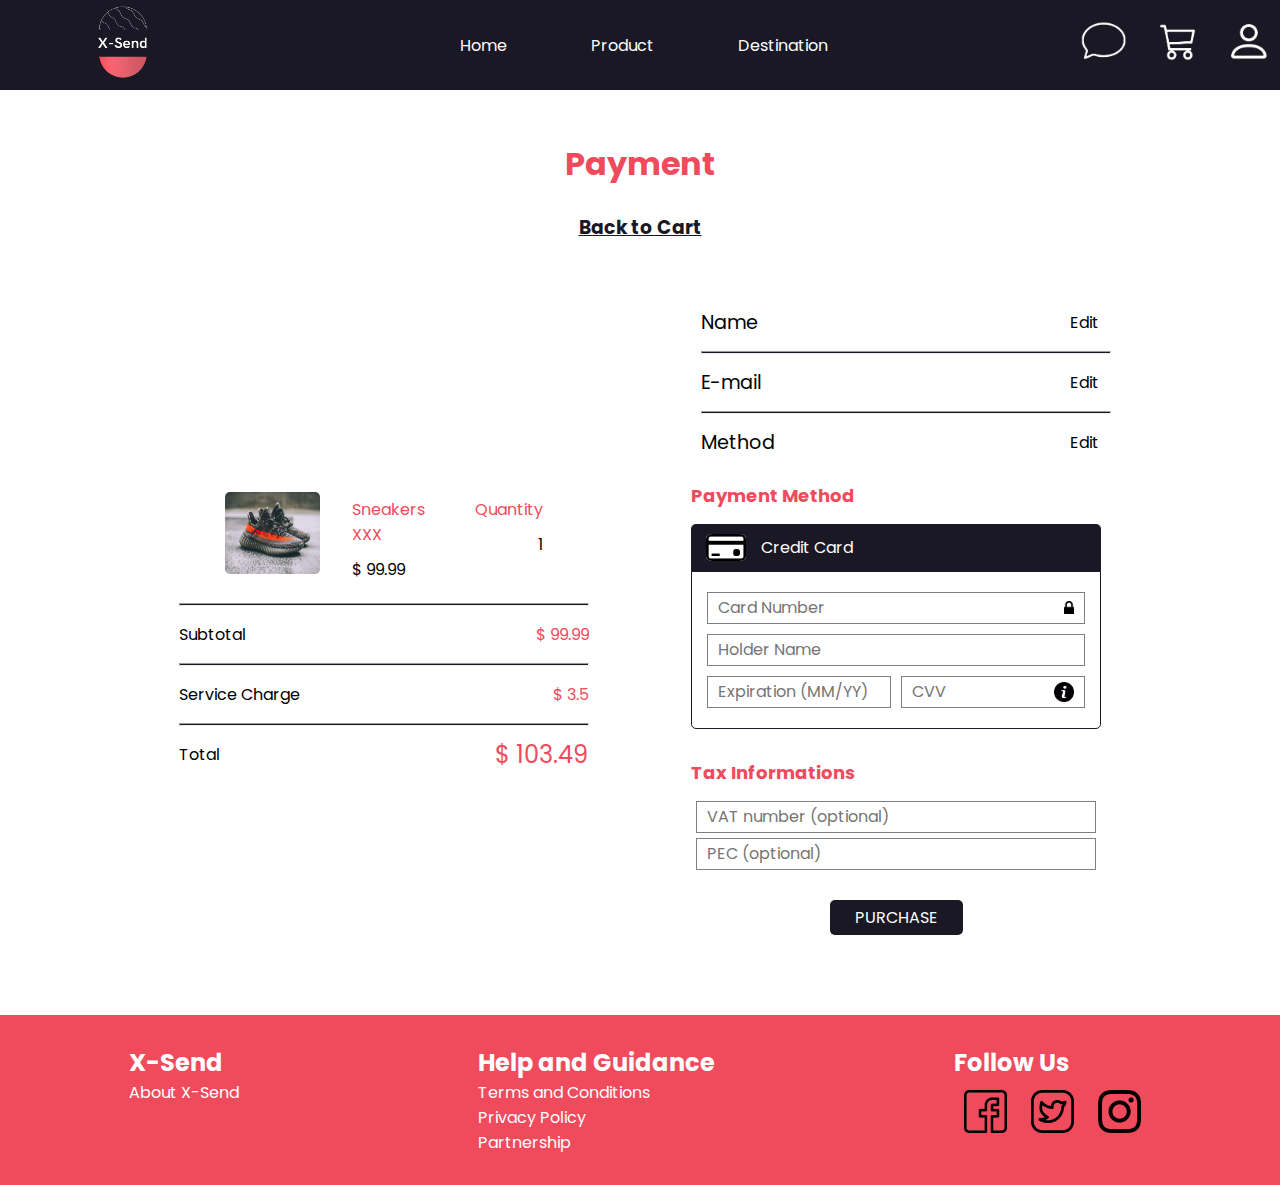
<file: HTML/payment.html>
<!DOCTYPE html>
<html lang="en">
<head>
    <meta charset="UTF-8">
    <meta http-equiv="X-UA-Compatible" content="IE=edge">
    <meta name="viewport" content="width=device-width, initial-scale=1.0">
    <link rel="stylesheet" href="../CSS/home.css">
    <link rel="stylesheet" href="../CSS/payment.css">
    <link rel="preconnect" href="https://fonts.googleapis.com">
    <link rel="preconnect" href="https://fonts.gstatic.com" crossorigin>
    <link href="https://fonts.googleapis.com/css2?family=Poppins&display=swap" rel="stylesheet">
    <title>Payment</title>
</head>
<body>
    <nav>
        <a href="home.html">
            <img src="../Assets/logo.png" alt="">
        </a>
        <div id="navigation">
            <ul>
                <li><a href="home.html">Home</a></li>
                <li><a href="product.html">Product</a></li>
                <li><a href="destination.html">Destination</a></li>
            </ul>
        </div>
        <div id="navigationpic">
            <ul>
                <a href="chat.html"><li><img src="../Assets/chat.png" alt="" class="navpic"></li></a>
                <a href="cart.html"><li><img src="../Assets/cart.png" alt="" class="navpic"></li></a>
                <a href="profile.html"><li><img src="../Assets/profile.png" alt="" class="navpic"></li></a>
            </ul>
        </div>
    </nav>
    <div class="body_content">
        <div class="container">
            <h1>Payment</h1>
            <h3><a href="cart.html">Back to Cart</a></h3>
            <div class="Payment">
                <div class="PaymentDetail">
                    <div class="ProductDetail">
                        <img src="../Assets/product/sneakers.jpg" alt="sneakers">
                        <div class="ProductPrice">
                           <p>Sneakers XXX</p>
                           <div class="Price">
                               <p>$ 99.99</p>
                           </div>
                        </div>
                        <div class="ProductQuantity">
                            <p>Quantity</p>
                            <div class="Quantity">
                                <p>1</p>
                            </div>
                        </div>
                    </div>
                    <div class="hr">
                        <hr>
                    </div>
                    <div class="Price-Label">
                        <p>Subtotal</p>
                        <div class="TotalProductPrice">
                            <p>$ 99.99</p>
                        </div>
                    </div>
                    <div class="hr">
                        <hr>
                    </div>
                    <div class="Price-Label">
                        <p>Service Charge</p>
                        <div class="ChargePrice">
                            <p>$ 3.5</p>
                        </div>
                    </div>
                    <div class="hr">
                        <hr>
                    </div>
                    <div class="Price-Label">
                        <p>Total</p>
                        <div class="TotalPrice">
                            <p>$ 103.49</p>
                        </div>
                    </div>
                </div>
                <div class="PaymentData">
                    <form action="paymentSucces.html">
                        <div class="CustomerData">
                            <div class="Data-Label">
                                <label for="name">Name</label>
                                <input type="text" name="name" id="name" required>
                                <div class="Edit-Data">
                                    <p>Edit</p>
                                </div>
                            </div>
                            <div class="hr">
                                <hr>
                            </div>
                            <div class="Data-Label">
                                <label for="email">E-mail</label>
                                <input type="text" name="email" id="email" required>
                                <div class="Edit-Data">
                                    <p>Edit</p>
                                </div>
                            </div>
                            <div class="hr">
                                <hr>
                            </div>
                            <div class="Data-Label">
                                <label for="method">Method</label>
                                <input type="text" name="method" id="method" required>
                                <div class="Edit-Data">
                                    <p>Edit</p>
                                </div>
                            </div>
                        </div>
                        <div class="PaymentMethod">
                            <p>Payment Method</p>
                            <div class="CreditCard">
                                <img src="../Assets/payment/CreditCard.png" alt="Icon Credit Card">
                                <p>Credit Card</p>
                            </div>
                            <div class="CreditCardData">
                                <div class="CreditCardData-Label">
                                    <input type="text" name="method" id="method" placeholder="Card Number" required>
                                    <img src="../Assets/payment/Lock.jpg" alt="Icon Lock">
                                </div>
                                <div class="CreditCardData-Label">
                                    <input type="text" name="method" id="method" placeholder="Holder Name" required>
                                </div>
                                <div class="Expiration">
                                    <div class="CreditCardData-Label">
                                        <input type="text" name="method" id="method" placeholder="Expiration (MM/YY)" required>
                                    </div>
                                    <div class="CreditCardData-Label">
                                        <input type="text" name="method" id="method" placeholder="CVV" required>
                                        <img src="../Assets/payment/Information.png" alt="Icon Information">
                                    </div>
                                </div>
                            </div>
                        </div>
                        <div class="TaxInformation">
                            <p>Tax Informations</p>
                            <div class="CreditCardData-Label">
                                <input type="text" name="method" id="method" placeholder="VAT number (optional)">
                            </div>
                            <div class="CreditCardData-Label">
                                <input type="text" name="method" id="method" placeholder="PEC (optional)">
                            </div>
                        </div>
                        <div class="ButtonPurchase">
                            <button type="submit" id="Submit" onkeypress="PaymentSuccess()">PURCHASE</button>
                        </div>
                    </form>
                </div>
            </div>
        </div>
    </div>
    <footer>
        <div class="footerSection">
            <h2>X-Send</h2>
            <p>About X-Send</p>
        </div>
        <div class="footerSection">
            <h2>Help and Guidance</h2>
            <p>Terms and Conditions</p>
            <p>Privacy Policy</p>
            <p>Partnership</p>
        </div>
        <div class="footerSection">
            <h2>Follow Us</h2>
            <div class="sosmed">
                <a href="https://www.facebook.com/"><img src="../Assets/Facebook.png" alt=""></a>
                <a href="https://twitter.com/"><img src="../Assets/Twitter.png" alt=""></a>
                <a href="https://www.instagram.com/"><img src="../Assets/Instagram.png" alt=""></a>
            </div>
        </div>
    </footer>
</body>
</html>
</file>
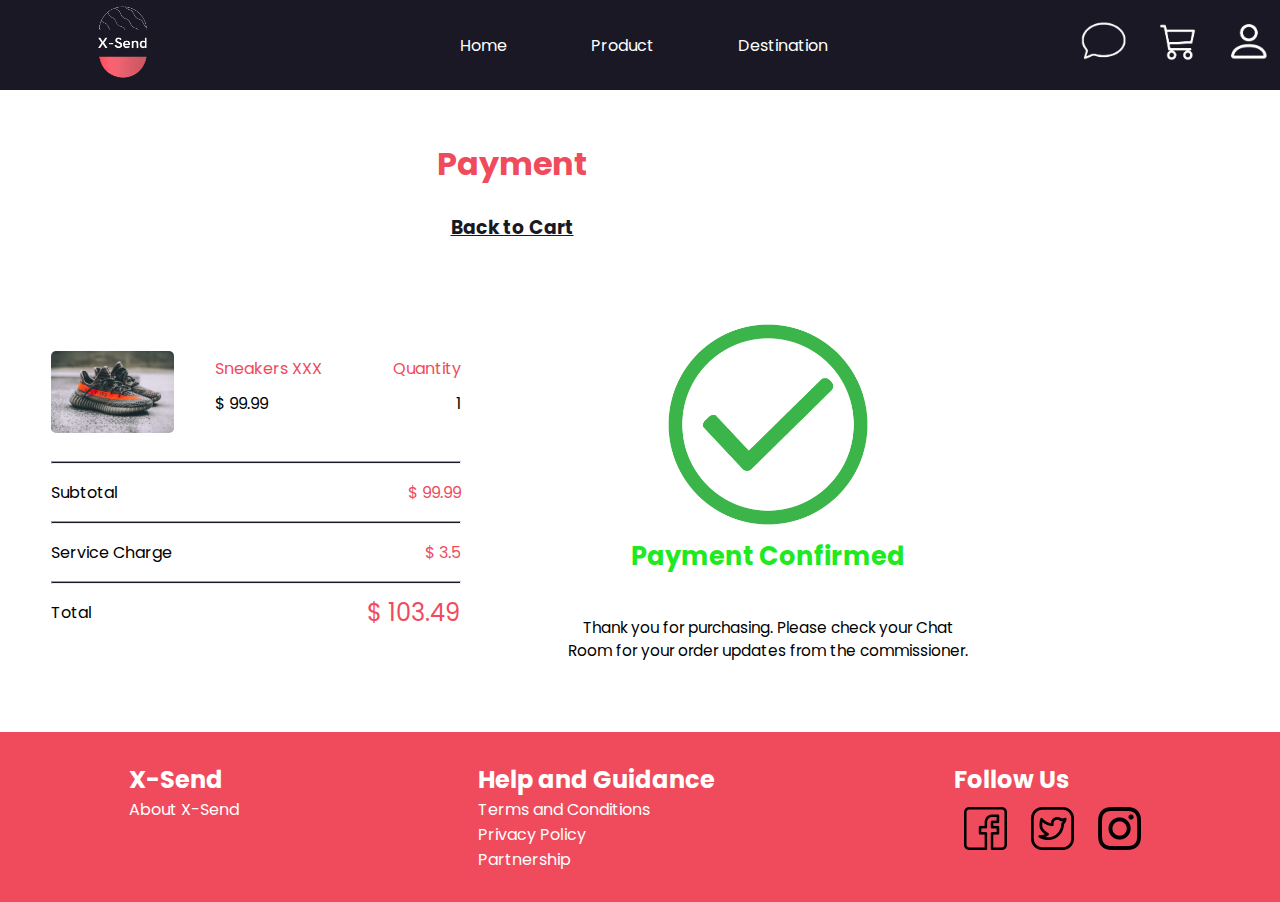
<file: HTML/paymentSucces.html>
<!DOCTYPE html>
<html lang="en">
<head>
    <meta charset="UTF-8">
    <meta http-equiv="X-UA-Compatible" content="IE=edge">
    <meta name="viewport" content="width=device-width, initial-scale=1.0">
    <link rel="stylesheet" href="../CSS/home.css">
    <link rel="stylesheet" href="../CSS/payment.css">
    <link rel="preconnect" href="https://fonts.googleapis.com">
    <link rel="preconnect" href="https://fonts.gstatic.com" crossorigin>
    <link href="https://fonts.googleapis.com/css2?family=Poppins&display=swap" rel="stylesheet">
    <title>Payment Success</title>
</head>
<body>
    <nav>
        <a href="home.html">
            <img src="../Assets/logo.png" alt="">
        </a>
        <div id="navigation">
            <ul>
                <li><a href="home.html">Home</a></li>
                <li><a href="">Product</a></li>
                <li><a href="">Destination</a></li>
            </ul>
        </div>
        <div id="navigationpic">
            <ul>
                <a href=""><li><img src="../Assets/chat.png" alt="" class="navpic"></li></a>
                <a href="cart.html"><li><img src="../Assets/cart.png" alt="" class="navpic"></li></a>
                <a href=""><li><img src="../Assets/profile.png" alt="" class="navpic"></li></a>
            </ul>
        </div>
    </nav>
    <div id="body">
        <div class="container">
            <h1>Payment</h1>
            <h3><a href="#">Back to Cart</a></h3>
            <div class="Payment">
                <div class="PaymentDetail">
                    <div class="ProductDetail">
                        <img src="../Assets/product/sneakers.jpg" alt="sneakers">
                        <div class="ProductPrice">
                           <p>Sneakers XXX</p>
                           <div class="Price">
                               <p>$ 99.99</p>
                           </div>
                        </div>
                        <div class="ProductQuantity">
                            <p>Quantity</p>
                            <div class="Quantity">
                                <p>1</p>
                            </div>
                        </div>
                    </div>
                    <div class="hr">
                        <hr>
                    </div>
                    <div class="Price-Label">
                        <p>Subtotal</p>
                        <div class="TotalProductPrice">
                            <p>$ 99.99</p>
                        </div>
                    </div>
                    <div class="hr">
                        <hr>
                    </div>
                    <div class="Price-Label">
                        <p>Service Charge</p>
                        <div class="ChargePrice">
                            <p>$ 3.5</p>
                        </div>
                    </div>
                    <div class="hr">
                        <hr>
                    </div>
                    <div class="Price-Label">
                        <p>Total</p>
                        <div class="TotalPrice">
                            <p>$ 103.49</p>
                        </div>
                    </div>
                </div>
                <div class="PaymentData">
                    <div class="PaymentSuccess">
                        <img src="../Assets/payment/Success.png" alt="Icon Success">
                        <h1>Payment Confirmed</h1>
                        <p>Thank you for purchasing. Please check your Chat Room for your order updates from the commissioner.</p>
                    </div>
                </div>
            </div>
        </div>
    </div>
    <footer>
        <div class="footerSection">
            <h2>X-Send</h2>
            <p>About X-Send</p>
        </div>
        <div class="footerSection">
            <h2>Help and Guidance</h2>
            <p>Terms and Conditions</p>
            <p>Privacy Policy</p>
            <p>Partnership</p>
        </div>
        <div class="footerSection">
            <h2>Follow Us</h2>
            <div class="sosmed">
                <a href="https://www.facebook.com/"><img src="../Assets/Facebook.png" alt=""></a>
                <a href="https://twitter.com/"><img src="../Assets/Twitter.png" alt=""></a>
                <a href="https://www.instagram.com/"><img src="../Assets/Instagram.png" alt=""></a>
            </div>
        </div>
    </footer>
</body>
</html>
</file>
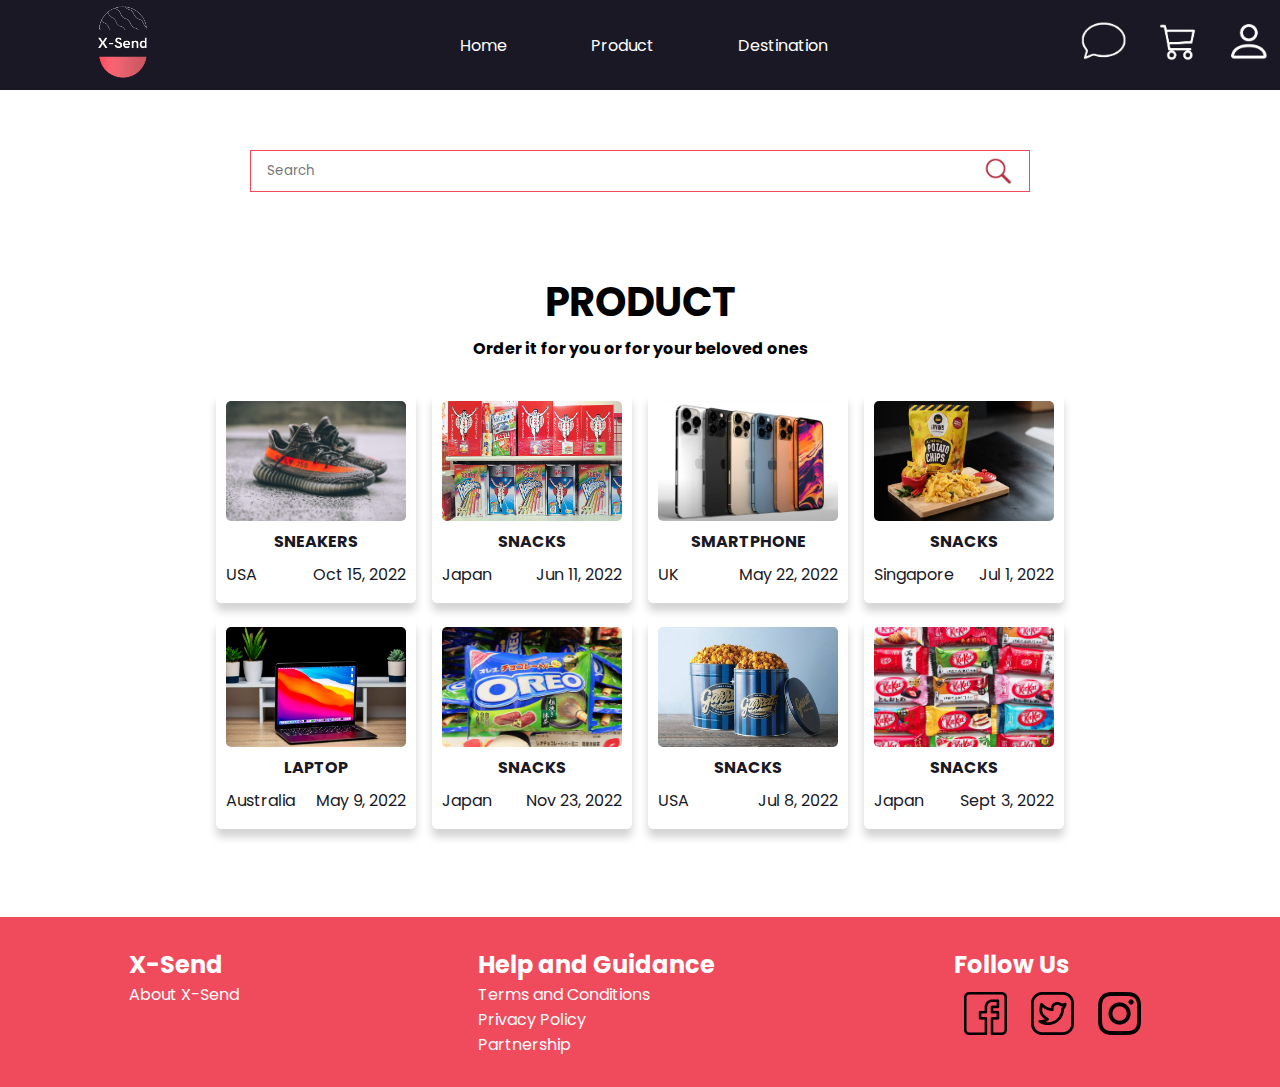
<file: HTML/product.html>
<!DOCTYPE html>
<html lang="en">
<head>
    <meta charset="UTF-8">
    <meta http-equiv="X-UA-Compatible" content="IE=edge">
    <meta name="viewport" content="width=device-width, initial-scale=1.0">
    <link rel="stylesheet" href="../CSS/home.css">
    <link rel="stylesheet" href="../CSS/productAndDestination.css">
    <link rel="preconnect" href="https://fonts.googleapis.com">
    <link rel="preconnect" href="https://fonts.gstatic.com" crossorigin>
    <link href="https://fonts.googleapis.com/css2?family=Poppins&display=swap" rel="stylesheet">
    <title>Document</title>
</head>
<body>
    <nav>
        <a href="home.html">
            <img src="../Assets/logo.png" alt="">
        </a>
        <div id="navigation">
            <ul>
                <li><a href="home.html">Home</a></li>
                <li><a href="product.html">Product</a></li>
                <li><a href="destination.html">Destination</a></li>
            </ul>
        </div>
        <div id="navigationpic">
            <ul>
                <a href="chat.html"><li><img src="../Assets/chat.png" alt="" class="navpic"></li></a>
                <a href="cart.html"><li><img src="../Assets/cart.png" alt="" class="navpic"></li></a>
                <a href="profile.html"><li><img src="../Assets/profile.png" alt="" class="navpic"></li></a>
            </ul>
        </div>
    </nav>
    <div class="body_content">
        <div class="container">
            <div id="search_box">
                <input type="text" class="chat" placeholder="Search">
                <img src="../Assets/search.png" alt="">
            </div>
            <div class="title">
                <p>PRODUCT</p>
            </div>
            <div class="description">
                <h4>Order it for you or for your beloved ones</h4>
            </div>
            <div class="grid">
                <div class="card">
                    <a href="productDesc.html">
                        <div class="pic-card">
                            <img src="../Assets/product/sneakers.jpg" alt="">
                            <div class="overlay">
                                <p>View</p>
                            </div>
                        </div>
                        <div class="desc-card1">
                            <p>SNEAKERS</p>
                        </div>
                        <div class="desc-card2">
                            <span>USA</span>
                            <span>Oct 15, 2022</span>
                        </div>
                    </a>
                </div>
                <div class="card">
                    <a href="productDesc.html">
                        <div class="pic-card">
                            <img src="../Assets/product/snacks.jpg" alt="">
                            <div class="overlay">
                                <p>View</p>
                            </div>
                        </div>
                        <div class="desc-card1">
                            <p>SNACKS</p>
                        </div>
                        <div class="desc-card2">
                            <span>Japan</span>
                            <span>Jun 11, 2022</span>
                        </div>
                    </a>
                </div>
                <div class="card">
                    <a href="productDesc.html">
                        <div class="pic-card">
                            <img src="../Assets/product/smartphone.jpg" alt="">
                            <div class="overlay">
                                <p>View</p>
                            </div>
                        </div>
                        <div class="desc-card1">
                            <p>SMARTPHONE</p>
                        </div>
                        <div class="desc-card2">
                            <span>UK</span>
                            <span>May 22, 2022</span>
                        </div>
                    </a>
                </div>
                <div class="card">
                    <a href="productDesc.html">
                        <div class="pic-card">
                            <img src="../Assets/product/snacks2.jpg" alt="">
                            <div class="overlay">
                                <p>View</p>
                            </div>
                        </div>
                        <div class="desc-card1">
                            <p>SNACKS</p>
                        </div>
                        <div class="desc-card2">
                            <span>Singapore</span>
                            <span>Jul 1, 2022</span>
                        </div>
                    </a>
                </div>
                <div class="card">
                    <a href="productDesc.html">
                        <div class="pic-card">
                            <img src="../Assets/product/laptop.png" alt="">
                            <div class="overlay">
                                <p>View</p>
                            </div>
                        </div>
                        <div class="desc-card1">
                            <p>LAPTOP</p>
                        </div>
                        <div class="desc-card2">
                            <span>Australia</span>
                            <span>May 9, 2022</span>
                        </div>
                    </a>
                </div>
                <div class="card">
                    <a href="productDesc.html">
                        <div class="pic-card">
                            <img src="../Assets/product/snacks5.jpeg" alt="">
                            <div class="overlay">
                                <p>View</p>
                            </div>
                        </div>
                        <div class="desc-card1">
                            <p>SNACKS</p>
                        </div>
                        <div class="desc-card2">
                            <span>Japan</span>
                            <span>Nov 23, 2022</span>
                        </div>
                    </a>
                </div>
                <div class="card">
                    <a href="productDesc.html">
                        <div class="pic-card">
                            <img src="../Assets/product/snacks3.jpeg" alt="">
                            <div class="overlay">
                                <p>View</p>
                            </div>
                        </div>
                        <div class="desc-card1">
                            <p>SNACKS</p>
                        </div>
                        <div class="desc-card2">
                            <span>USA</span>
                            <span>Jul 8, 2022</span>
                        </div>
                    </a>
                </div>
                <div class="card">
                    <a href="productDesc.html">
                        <div class="pic-card">
                            <img src="../Assets/product/snacks4.jpg" alt="">
                            <div class="overlay">
                                <p>View</p>
                            </div>
                        </div>
                        <div class="desc-card1">
                            <p>SNACKS</p>
                        </div>
                        <div class="desc-card2">
                            <span>Japan</span>
                            <span>Sept 3, 2022</span>
                        </div>
                    </a>
                </div>
            </div>
        </div>
    </div>
    <footer>
        <div class="footerSection">
            <h2>X-Send</h2>
            <p>About X-Send</p>
        </div>
        <div class="footerSection">
            <h2>Help and Guidance</h2>
            <p>Terms and Conditions</p>
            <p>Privacy Policy</p>
            <p>Partnership</p>
        </div>
        <div class="footerSection">
            <h2>Follow Us</h2>
            <div class="sosmed">
                <a href="https://www.facebook.com/"><img src="../Assets/Facebook.png" alt=""></a>
                <a href="https://twitter.com/"><img src="../Assets/Twitter.png" alt=""></a>
                <a href="https://www.instagram.com/"><img src="../Assets/Instagram.png" alt=""></a>
            </div>
        </div>
    </footer>
</body>
</html>
</file>
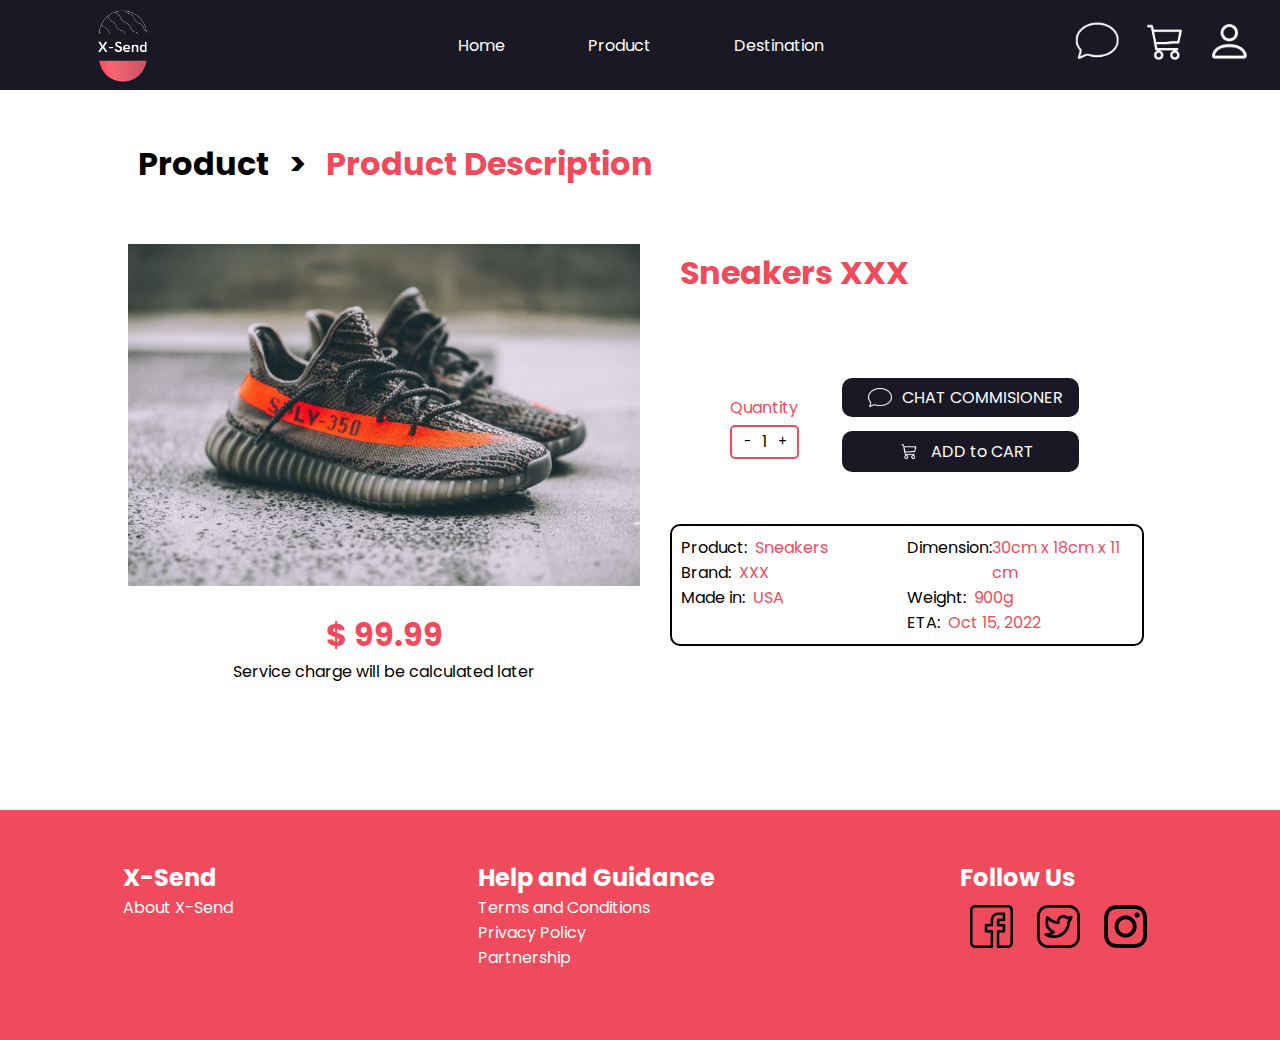
<file: HTML/productDesc.html>
<!DOCTYPE html>
<html lang="en">
<head>
    <meta charset="UTF-8">
    <meta http-equiv="X-UA-Compatible" content="IE=edge">
    <meta name="viewport" content="width=device-width, initial-scale=1.0">
    <link rel="stylesheet" href="../CSS/productDesc.css">
    <link rel="preconnect" href="https://fonts.googleapis.com">
    <link rel="preconnect" href="https://fonts.gstatic.com" crossorigin>
    <link href="https://fonts.googleapis.com/css2?family=Poppins&display=swap" rel="stylesheet">
    <title>Product Description</title>
</head>
<body>
    <nav>
        <img src="../Assets/logo.png" alt="">
        <div id="navigation">
            <ul>
                <li><a href="">Home</a></li>
                <li><a href="">Product</a></li>
                <li><a href="">Destination</a></li>
            </ul>
        </div>
        <div id="navigationpic">
            <ul>
                <a href=""><li><img src="../Assets/chat.png" alt="" class="navpic"></li></a>
                <a href="cart.html"><li><img src="../Assets/cart.png" alt="" class="navpic"></li></a>
                <a href=""><li><img src="../Assets/profile.png" alt="" class="navpic"></li></a>
            </ul>
        </div>
    </nav>

    <div id="body">
        <div class="container">
            <!-- Buat kontent disini -->
            <div id="judul">
                <h1>Product </h1><h1> > </h1> <h1 class="maroon"> Product Description</h1>
            </div>
            <div id="content">
                <div id="pic">
                    <img src="../Assets/product/sneakers.jpg" alt="">
                    <h1 class="maroon center">$ 99.99</h1>
                    <p class="center">Service charge will be calculated later</p>
                </div>
                <div id="info">
                    <h1 class="maroon">Sneakers XXX</h1>
                    <div id="containerQB">
                        <div id="quantity">
                            <p class="maroon">Quantity</p>
                            <div id="quantityButton">
                                <button>-</button>
                                <p>1</p>
                                <button>+</button>
                            </div>
                        </div>
                        <div id="containerButton">
                            <div class="button">
                                <img src="../Assets/chat putih.png" alt=""> 
                                <p>CHAT COMMISIONER</p>
                            </div>
                            <div class="button">
                                <img src="../Assets/cart.png" alt="">
                                <p>ADD to CART</p>
                            </div>
                        </div>
                    </div>
                    
                    <div id="containerDetail">
                        <div class="detail">
                            <div class="line">
                                <p>Product: &nbsp;</p> <p class="maroon">Sneakers</p>
                            </div>
                            <div class="line">
                                <p>Brand: &nbsp;</p> <p class="maroon">XXX</p>
                            </div>
                            <div class="line">
                                <p>Made in: &nbsp;</p> <p class="maroon">USA</p>
                            </div>
                            
                        </div>
                        <div class="detail">
                            <div class="line">
                                <p>Dimension: &nbsp;</p> <p class="maroon">30cm x 18cm x 11 cm</p>
                            </div>
                            <div class="line">
                                <p>Weight: &nbsp;</p> <p class="maroon">900g</p>
                            </div>
                            <div class="line">
                                <p>ETA: &nbsp;</p> <p class="maroon">Oct 15,  2022</p>
                            </div>
                            
                        </div>
                    </div>
                </div>
            </div>
        </div>
        
    </div>

    <footer>
        <div class="footerSection">
            <h2>X-Send</h2>
            <p>About X-Send</p>
        </div>
        <div class="footerSection">
            <h2>Help and Guidance</h2>
            <p>Terms and Conditions</p>
            <p>Privacy Policy</p>
            <p>Partnership</p>
        </div>
        <div class="footerSection">
            <h2>Follow Us</h2>
            <div class="sosmed">
                <a href="https://www.facebook.com/"><img src="../Assets/Facebook.png" alt=""></a>
                <a href="https://twitter.com/"><img src="../Assets/Twitter.png" alt=""></a>
                <a href="https://www.instagram.com/"><img src="../Assets/Instagram.png" alt=""></a>
            </div>
            
        </div>
    </footer>
</body>
</html>
</file>
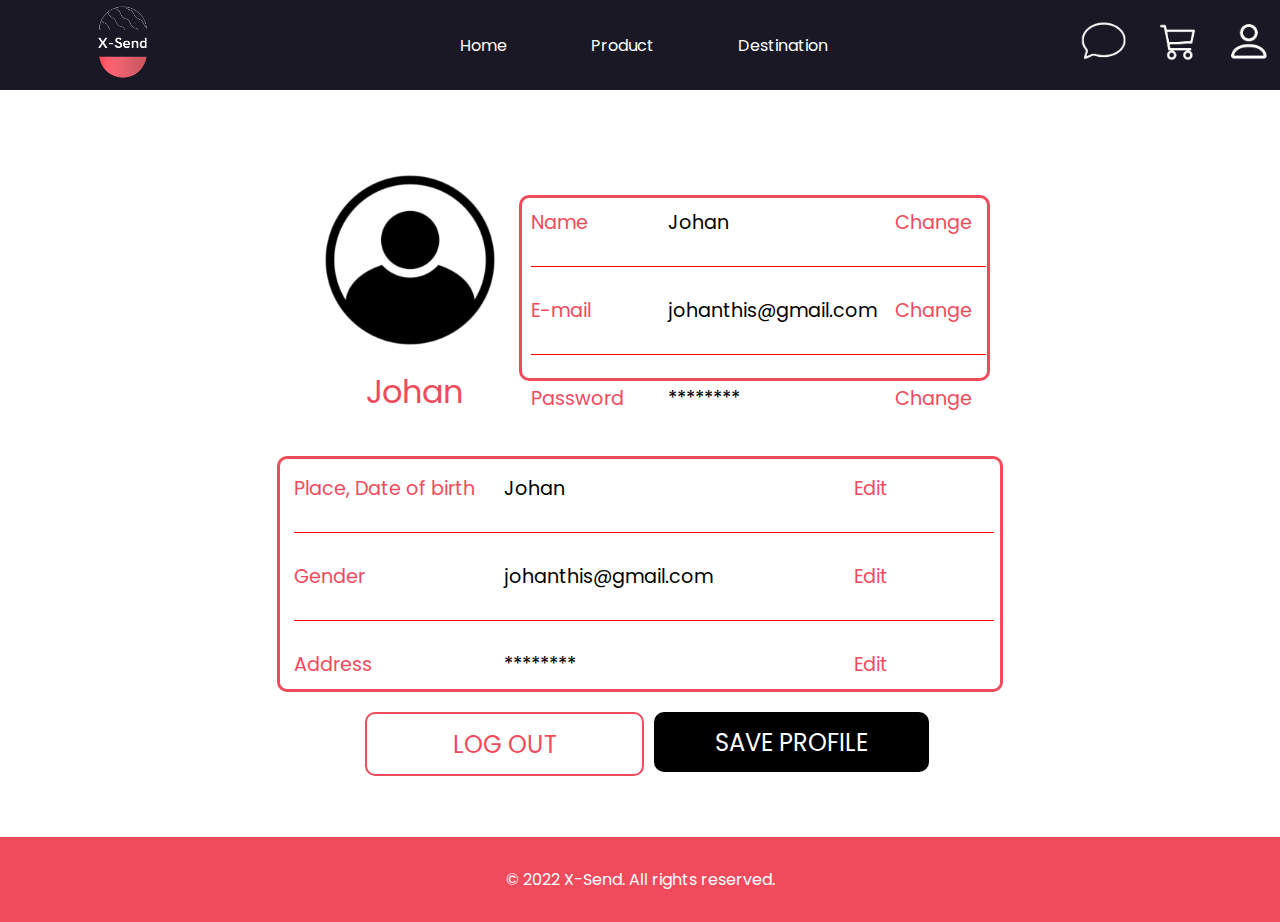
<file: HTML/profile.html>
<!DOCTYPE html>
<html lang="en">
<head>
    <meta charset="UTF-8">
    <meta http-equiv="X-UA-Compatible" content="IE=edge">
    <meta name="viewport" content="width=device-width, initial-scale=1.0">
    <link rel="stylesheet" href="../CSS/home.css">
    <link rel="stylesheet" href="../CSS/profile.css">
    <link rel="preconnect" href="https://fonts.googleapis.com">
    <link rel="preconnect" href="https://fonts.gstatic.com" crossorigin>
    <link href="https://fonts.googleapis.com/css2?family=Poppins&display=swap" rel="stylesheet">
    <title>Profile</title>
</head>
<body>
    <nav>
        <a href="home.html">
            <img src="../Assets/logo.png" alt="">
        </a>
        <div id="navigation">
            <ul>
                <li><a href="home.html">Home</a></li>
                <li><a href="product.html">Product</a></li>
                <li><a href="destination.html">Destination</a></li>
            </ul>
        </div>
        <div id="navigationpic">
            <ul>
                <a href="chat.html"><li><img src="../Assets/chat.png" alt="" class="navpic"></li></a>
                <a href="cart.html"><li><img src="../Assets/cart.png" alt="" class="navpic"></li></a>
                <a href="profile.html"><li><img src="../Assets/profile.png" alt="" class="navpic"></li></a>
            </ul>
        </div>
    </nav>
    <div class="body_content">
        <div class="container">
            <div class="maincontain">
                <div class="pfpbox">
                    
                    <div class="pfp">
                        <img src="../Assets/profileimg.png" alt="sus">
                    </div>

                    <div class="name">
                    Johan
                    </div>
                </div>
    
                <div class="profile">
                    <div class="left">
                        Name <br><br>
                        <hr color="red" size="1px"><br>
                        E-mail <br><br>
                        <hr color="red" size="1px"><br>
                        Password
                    </div>
                    <div class="middle">
                        Johan <br><br>
                        <hr color="red" size="1px"><br>
                        johanthis@gmail.com <br><br>
                        <hr color="red" size="1px"><br>
                        ********
                    </div>
                    <div class="right">
                        Change <br><br>
                        <hr color="red" size="1px"><br>
                        Change <br><br>
                        <hr color="red" size="1px"><br>
                        Change  
                    </div>
                    <br>        
                </div>
            </div>

            <div class="biodata">
                <div class="left">
                    Place, Date of birth <br><br>
                    <hr color="red" size="1px"><br>
                    Gender <br><br>
                    <hr color="red" size="1px"><br>
                    Address
                </div>
                <div class="middle">
                    Johan <br><br>
                    <hr color="red" size="1px"><br>
                    johanthis@gmail.com <br><br>
                    <hr color="red" size="1px"><br>
                    ********
                </div>
                <div class="right">
                    Edit <br><br>
                    <hr color="red" size="1px"><br>
                    Edit <br><br>
                    <hr color="red" size="1px"><br>
                    Edit  
                </div>    
            </div>

            <div class="button">
                    <a href="../index.html" class="logout">LOG OUT</a>

                    <a href="home.html" class="saveprofile">SAVE PROFILE</a>
                </div>
            </div>
        </div>
     </div>
</div>
</div>
</div>

</div>
    <footer>
        <p>&copy; 2022 X-Send. All rights reserved.</p>
    </footer>
</body>
</html>
</file>
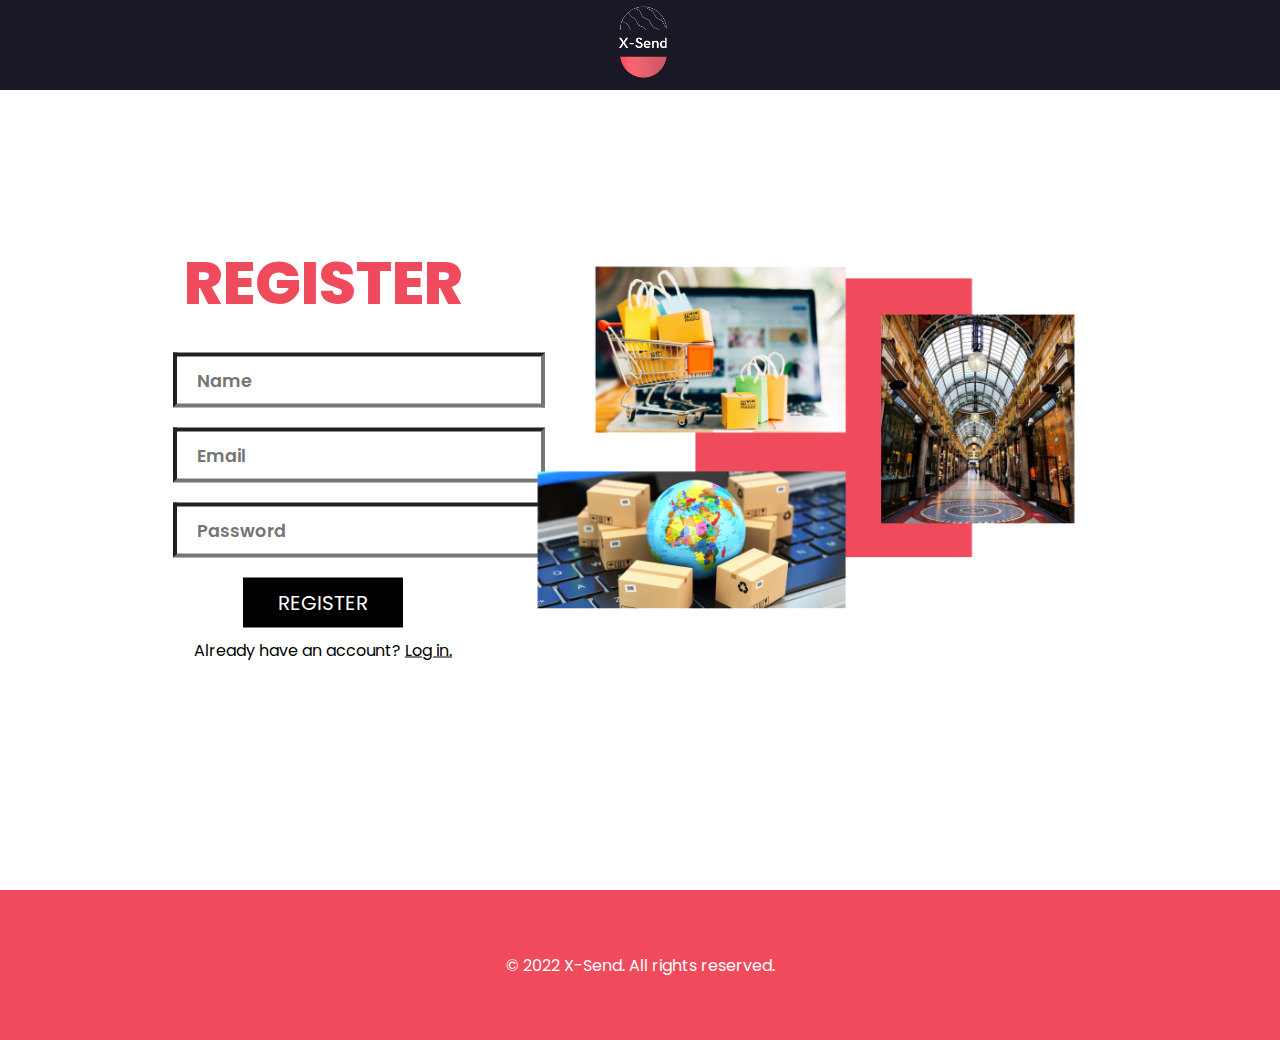
<file: HTML/sign-in.html>
<!DOCTYPE html>
<html lang="en">
<head>
    <meta charset="UTF-8">
    <meta http-equiv="X-UA-Compatible" content="IE=edge">
    <meta name="viewport" content="width=device-width, initial-scale=1.0">
    <link rel="stylesheet" href="../CSS/home.css">
    <link rel="stylesheet" href="../CSS/signin.css">
    <link rel="preconnect" href="https://fonts.googleapis.com">
    <link rel="preconnect" href="https://fonts.gstatic.com" crossorigin>
    <link href="https://fonts.googleapis.com/css2?family=Poppins&display=swap" rel="stylesheet">
    <title>Register</title>
</head>
<body>
    <nav>
        <a href="">
            <img src="../Assets/logo.png" alt="">
        </a>
    </nav>
    
    <div class="container">
        
        <!-- forms-container -->
        <div class="tempat_isi">
            
            <!-- signin-signup -->
            <div class="sign-in">
                <form action="home.html" class="sign-in-form">
                    <h2 class="title">REGISTER</h2>
                    
                    <div class="input-field">
                        
                        <input type="text" placeholder="Name" required>
                    </div>
                    
                    <div class="input-field">
              
                        <input type="text" placeholder="Email" required>
                    </div>
                    
                    <div class="input-field pass">
                        
                        <input type="password" placeholder="Password" required>
                    </div>
                    
                    <button class="btn">REGISTER</button>
                    <!-- <input type="submit" class="btn solid" value="log in"> -->

                    <p>Already have an account? <a href="../index.html"><u>Log in.</u></a></p>
                </form>
            </div>

        </div>
            
        <div class="ilustrasi">
            <img src="../Assets/loginPic.png" alt="">
        </div>
    </div>
    
    <footer>
        <p>&copy; 2022 X-Send. All rights reserved.</p>
    </footer>
</body>
</html>
</file>
<file: CSS/home.css>
*{
    margin: 0;
    padding: 0;
    font-family: 'poppins';
}

a{
    text-decoration: none;
    color: inherit;
}

a:hover{
    text-decoration: none;
    color: inherit;
}

nav{
    background-color: #191824;
    height: 10vh;
    display: flex;
    justify-content: space-between;
    align-items: center;
    padding: 0 30px;
}

.navpic{
    height: 50px;
}

#navigation{
    width: 30%;
}

#navigationpic{
    width: 15%;
}

ul{
    list-style: none;
    display: flex;
    font-family: 'Poppins';
    display: flex;
    justify-content: space-between;
    align-items: center;
}

ul a{
    color: #FFFFFF;
    text-decoration: none;
}

ul a:hover{
    color: #F04B5C;
}

nav a{
    margin: 0px 5%;
}

nav a img{
    height: 9vh;
}

.body_content{
    min-height: 66.4vh;
    display: flex;
    justify-content: center;
}

.container{
    padding-top: 40px;
    padding-bottom: 40px;
    width: 80%;
    display: flex;
    align-items: center;
    flex-direction: column;
    max-width: 1600px;
}

#top{
    position: relative;
    padding-left: 0;
    padding-right: 0;
}

#top img{
    width: 100%;
    height: 100%; 
    object-fit: contain;
}

#rectangle_top{
    position: absolute;
    top: 50%;
    left: 50%;
    transform: translate(-50%, -50%);
    height: 300px;
    width: 650px;
    background-color: white;
    opacity: 70%;
    border-radius: 5px;
}

#text_top{
    position: absolute;
    top: 45%;
    left: 50%;
    transform: translate(-50%, -50%);
    font-size: 50px;
    font-weight: bold;
}

#shop_now_btn {
    padding: 8px 64px;
    font-size: large;
    position: absolute;
    top: 55%;
    left: 50%;
    transform: translate(-50%, -50%);
    color: white;
    background-color: black;
    opacity: 100%;
    border-radius: 5px;
}

#shop_now_btn:hover{
    color: #F04B5C;
}

.section{
    margin-top: 8px;
    margin-bottom: 8px;
}

.title{
    font-size: 40px;
    font-weight: bold;
    text-align: center;
}

.description{
    margin-top: 4px;
    font-size: 16px;
    text-align: center;
}

.grid{
    position: relative;
    display: grid;
    grid-template-columns: repeat(4, 1fr);
    grid-template-rows: auto;
    gap: 16px;
    margin-top: 16px;
    padding: 16px;
}

.card{
    height: 210px;
    width: 200px;
    background-color: white;
    border-radius: 5px;
    box-shadow: 0 8px 8px lightgray;
}

.pic-card{
    position: relative;
    margin-top: 8px;
}

.pic-card img{
    height: 120px;
    width: 180px;
    display: block;
    margin: auto;
    margin-bottom: 8px;
    border-radius: 5px;
}

.overlay{
    position: absolute;
    top: 0;
    bottom: 0;
    left: 0;
    right: 0;
    width: 100%;
    height: 100%;
    background-color: white;
    opacity: 0;
    transition: 0.5 ease;
}

.overlay p{
    position: absolute;
    color: #191824;
    top: 50%;
    left: 50%;
    transform: translate(-50%, -50%);
}

.overlay:hover{
    opacity: 0.8;
    cursor: pointer;
}

.desc-card1{
    text-align: center;
    color: #191824;
}

.desc-card1 p{
    margin: 8px;
    font-weight: bold;
}

.desc-card2{
    text-align: center;
    color: #191824;
    display: flex;
    justify-content: space-between;
    margin-left: 10px;
    margin-right: 10px;
}

.see_more{
    text-decoration: underline;
    margin-top: 16px;
    font-size: 16px;
    text-align: center;
    color: #F04B5C;
}

.see_more a:hover{
    color: #191824;
}

#bottom{
    position: relative;
    padding-left: 0;
    padding-right: 0;
}

#bg_bottom{
    position: relative;
    background-color: #F7F8FA;
    display: flex;
    justify-content: space-around;
}

#grid_customer{
    position: relative;
    display: grid;
    grid-template-columns: repeat(3, 1fr);
    grid-template-rows: auto;
    gap: 16px;
    margin-top: 16px;
    padding: 16px;
}

.card_customer{
    background-color: white;
    border-radius: 5px;
    box-shadow: 0 8px 8px lightgray;
}

.pic-card_customer{
    position: relative;
    margin-top: 16px;
    align-content: center;
}

.pic-card_customer img{
    height: auto;
    width: 40%;
    display: flex;
    margin: auto;
}

.star{
    font-size: 16px;
    text-align: center;
}

.desc-card1_customer{
    text-align: center;
    color: #191824;
    margin: 12px;
    padding-left: 8px;
    padding-right: 8px;
    text-align: center;
    font-weight: bold;
}

.desc-card2_customer{
    text-align: center;
    color: #7C8087;
    padding-top: 12px;
    padding-bottom: 24px;
}

footer{ 
    background-color: #F04B5C;
    color: #FFFFFF;
    display: flex;
    justify-content: space-around;
    font-family: 'Poppins';
    padding: 30px 10px;
}

footer h2{
    font-weight: bold;
}

footer img{
    margin: 10px;
}
</file>
<file: CSS/login.css>
*{
    margin: 0;
    padding: 0;
    /* box-sizing: border-box; */
    font-family: 'Poppins';
}

nav{
    background-color: #191824;
    height: 10vh;
    display: flex;
    justify-content: center;
    align-items: center;
}

nav img{
    height: 90%;
    padding: 5%;
}



.input-field{
    display: flex;
}

footer{
    height: 10vh;   
    background-color: #F04B5C;
    color: #FFFFFF;
    display: flex;
    justify-content: center;
    align-items: center;
    font-family: 'Poppins';
}

.container{
    max-width: 1600px;
    margin: 0 auto;
    display: flex;
    height: 80vh;
}

.tempat_isi{
    width: 36%;

}

.ilustrasi{
    width: 64%;
}

.ilustrasi img{
    margin-top: 4%;
    width: 43%;
    justify-content: center;
    align-items: center;
    transform: translate(-50%,-50%);
    top: 43%;
    left: 63%;
    position: absolute;
}

form{
    display: flex;
    flex-direction: column;
    justify-content: center;
    align-items: center;
    
}

.title{
    font-size: 60px;
    font-weight: 800;
    margin-bottom: 15px;
    color: #F04B5C;
}

.input-field{
    max-width: 300px;
    width: 100%;
    height: 55px;
    margin: 10px 0;
    border-radius: 55px;
    display: grid;
}

.input-field input{
    border-width: 4px;
    color: black;
    font-weight: 600;
    font-size: 1.1rem;
    padding-left: 20px;

}



.btn{
    border: 2px solid #fff568;
    height: 50px;
    width: 160px;
    font-size: 20px;
    margin-left: auto;
    margin-right: auto;
    /* margin-top: 25px; */
    padding-top: 20;
    border: none;
    background-color: black;
    color: white;
    text-transform: uppercase;
    margin: 10px 0;
    transition: all 0.5s;
    justify-content: center;
    align-items: center;
    text-align: center;
    text-decoration: none;
}

.btn value{
    font-size: 1px
}

.btn:hover{
    background-color:  #F04B5C;
    width: 258px;
    transition: ease-in-out 200ms;
    text-decoration: none;
}

.sign-in-form{
    margin-left: 6px;
}

.sign-in{
    position: absolute;
    top: 50%;
    transform: translate(-50%,-50%);
    left: 25%;
}

h2{
    text-decoration: none;
    color: white;
}

a:link { 
    text-decoration: none; 
}
</file>
<file: CSS/cart.css>
*{
    margin: 0;
    padding: 0;
    font-family: 'poppins';
}

nav{
    background-color: #191824;
    height: 10vh;
    display: flex;
    justify-content: space-between;
    align-items: center;
    padding: 0 30px;
}

.navpic{
    height: 50px;
}

#navigation{
    width: 30%;
}

#navigationpic{
    width: 15%;
}

ul{
    list-style: none;
    display: flex;
    font-family: 'Poppins';
    display: flex;
    justify-content: space-between;
    align-items: center;
}

ul a{
    color: #FFFFFF;
    text-decoration: none;
}

ul a:hover{
    color: #F04B5C;
}

nav img{
    height: 90%;
    padding: 5%;
}

#body{
    min-height: 80vh;
    display: flex;
    flex-direction: column;
    align-items: center;
    padding: 5%;
}

hr{
    height: 2px;
    background-color: #191824;
}

.maroon{
    color: #F04B5C;
}


.cart{
    display: flex;
    justify-content: space-between;
    width: 80vw;
    margin: 10px;
}

.cart img{
    width: 30%;
}

.cart ul{
    display: flex;
    justify-content: space-around;
    width: 30vw;
}

#quantity{
    padding: 30px;
}

#quantityButton{
    display: flex;
    align-items: center;
    justify-content: center;
    border: 2px solid #F04B5C;
    border-radius: 5px;
    margin: 5px 0;
}

#quantityButton button{
    width: 20px;
    height: 20px;
    margin: 5px;
    background-color: #FFFFFF;
    border: none;
}

.product{
    display: flex;
}

.product h1{
    margin-left: 20px;
}

#buy{
    display: flex;
    align-items: center;
    /* width: 60vw; */
    /* justify-content: flex-end; */
}

#buyDetail{
    text-align: right;
    width: 80%;
}

.button{
    background-color: #191824;
    display: flex;
    justify-content: center;
    align-items: center;
    color: #FFFFFF;
    width: 20%;
    height: 40px;
    /* margin-bottom: 1%; */
    border-radius: 10px;
    margin: 30px;
}

footer{
    height: 20vh;   
    background-color: #F04B5C;
    padding-top: 50px;
    color: #FFFFFF;
    display: flex;
    justify-content: space-around;
    font-family: 'Poppins';
}

footer h2{
    font-weight: bold;
}

footer img{
    margin: 10px;
}
</file>
<file: CSS/productAndDestination.css>
.chat{
    width: 650px;
    height: 40px;   
    color: #191824;
    border: none;
}

#search_box{
    height: 40px;
    width: 750px;
    background-color: #FFFFFF;
    border: solid 1px #F04B5C;
    margin-top: 20px;
    padding-left: 16px;
    padding-right: 12px;
    display: flex;
    justify-content: space-between;
}

#search_box img{
    height: 28px;
    width: auto;
    margin-top: auto;
    margin-bottom: auto;
}

.title{
    font-size: 40px;
    margin-top: 80px;
    font-weight: bold;
    text-align: center;
}

.description{
    margin-top: 4px;
    font-size: 16px;
    text-align: center;
}

.grid{
    position: relative;
    display: grid;
    grid-template-columns: repeat(4, 1fr);
    grid-template-rows: auto;
    gap: 16px;
    margin-top: 16px;
    margin-bottom: 32px;
    padding: 16px;
}

.card{
    height: 210px;
    width: 200px;
    background-color: white;
    border-radius: 5px;
    box-shadow: 0 8px 8px lightgray;
}

.pic-card{
    position: relative;
    margin-top: 8px;
}

.pic-card img{
    height: 120px;
    width: 180px;
    display: block;
    margin: auto;
    margin-bottom: 8px;
    border-radius: 5px;
}

.overlay{
    position: absolute;
    top: 0;
    bottom: 0;
    left: 0;
    right: 0;
    width: 100%;
    height: 100%;
    background-color: white;
    opacity: 0;
    transition: 0.5 ease;
}

.overlay p{
    position: absolute;
    color: #191824;
    top: 50%;
    left: 50%;
    transform: translate(-50%, -50%);
}

.overlay:hover{
    opacity: 0.8;
    cursor: pointer;
}

.desc-card1{
    text-align: center;
    color: #191824;
}

.desc-card1 p{
    margin: 8px;
    font-weight: bold;
}

.desc-card2{
    text-align: center;
    color: #191824;
    display: flex;
    justify-content: space-between;
    margin-left: 10px;
    margin-right: 10px;
}

footer{ 
    background-color: #F04B5C;
    color: #FFFFFF;
    display: flex;
    justify-content: space-around;
    font-family: 'Poppins';
    padding: 30px 10px;
}

footer h2{
    font-weight: bold;
}

footer img{
    margin: 10px;
}
</file>
<file: CSS/destinationDesc.css>
*{
    margin: 0;
    padding: 0;
    font-family: 'poppins';
}

nav{
    background-color: #191824;
    height: 10vh;
    display: flex;
    justify-content: space-between;
    align-items: center;
    padding: 0 30px;
}

.navpic{
    height: 50px;
}

#navigation{
    width: 30%;
}

#navigationpic{
    width: 15%;
}

ul{
    list-style: none;
    display: flex;
    font-family: 'Poppins';
    display: flex;
    justify-content: space-between;
    align-items: center;
}

ul a{
    color: #FFFFFF;
    text-decoration: none;
}

ul a:hover{
    color: #F04B5C;
}

nav img{
    height: 90%;
    padding: 5%;
}

#body{
    min-height: 80vh;
    display: flex;
    justify-content: center;
}

.container{
    padding-top: 50px;
    width: 80%;
    display: flex;
    flex-direction: column;
}

#judul{
    display: flex;
}

h1{
    margin: 0 10px;
}

/* .active{
    color: #F04B5C;
    margin-left: 10px;
} */

.maroon{
    color: #F04B5C;
}

#content{
    display: flex;
    margin: 3% 0;
}

#pic{
    display: flex;
    flex-direction: column;
    width: 50%;
    
    /* align-items: center; */
}

#pic img{
    
    margin: 5% 0;
}

#pic h1{
    text-align: center;
}

#info{
    margin: 30px;
}

#info h1{
    margin-bottom: 27%;
}



#chat{
    background-color: #191824;
    display: flex;
    justify-content: center;
    align-items: center;
    color: #FFFFFF;
    width: 70%;
    margin-bottom: 5%;
    border-radius: 10px;
    margin: 15% auto;
}

#chat img{
    margin: 10px ;
    width: 10%;
}

#containerDetail{
    display: flex;
    width: 100%;
    border: solid black 2px; 
    border-radius: 10px;
    padding: 2%;
}


.detail{
    width: 50%;
}

.line{
    display: flex;
}

footer{
    height: 20vh;   
    background-color: #F04B5C;
    padding-top: 50px;
    color: #FFFFFF;
    display: flex;
    justify-content: space-around;
    font-family: 'Poppins';
}

footer h2{
    font-weight: bold;
}

footer img{
    margin: 10px;
}
</file>
<file: CSS/payment.css>
.container h1{
    color: #F04B5C;
    margin: 10px;
}

.container h3{
    margin: 15px 0px 50px;
}

.container h3 a{
    color: #191824;
    text-decoration: underline;
}

.container .Payment{
    display: flex;
    justify-content: space-around;
    width: 100%;
}

.container .Payment .PaymentDetail{
    display: flex;
    flex-direction: column;
    justify-content: center;
    align-items: center;
    width: 40%;
    min-height: 400px;
}

.container .Payment .PaymentDetail .ProductDetail{
    display: flex;
    justify-content: space-between;
    margin-bottom: 20px;
}

.container .Payment .PaymentDetail .ProductDetail img{
    width: 30%;
    border-radius: 5px;
}

.container .Payment .PaymentDetail .ProductDetail .ProductPrice{
    display: flex;
    flex-direction: column;
    width: 30%;
    Margin: 0px 10px;
}

.container .Payment .PaymentDetail .ProductDetail .ProductQuantity{
    display: flex;
    flex-direction: column;
    align-items: flex-end;
    width: 20%;
}

.container .Payment .PaymentDetail .ProductDetail .ProductPrice > p,
.container .Payment .PaymentDetail .ProductDetail .ProductQuantity > p{
    margin: 5px 0px 10px;
    color: #F04B5C;
}

.container .Payment .hr{
    display: flex;
    flex-direction: column;
    justify-content: center;
    width: 100%;
    height: 20px;
}

.container .Payment .hr hr{
    background-color: #191824;
    height: 1px;
}

.container .Payment .PaymentDetail .Price-Label{
    display: flex;
    flex-direction: row;
    width: 100%;
    justify-content: space-between;
    font-size: medium;
    height: 40px;
    align-items: center;
}

.container .Payment .PaymentDetail .Price-Label > div{
    color: #F04B5C;
}

.container .Payment .PaymentDetail .Price-Label .TotalPrice{
    font-size: x-large;
}

.container .Payment .PaymentData{
    display: flex;
    flex-direction: column;
    width: 40%;
    justify-content: center;
    align-items: center;
}

.container .Payment .PaymentData .PaymentSuccess{
    display: flex;
    flex-direction: column;
    position: absolute;
    justify-content: center;
    align-items: center;
    transition: 0.5s;
    width: 40%;
}

.container .Payment .PaymentData .PaymentSuccess > img{
    width: 40%;
}

.container .Payment .PaymentData .PaymentSuccess > h1{
    color:rgb(31, 233, 31);
    margin: 10px 0px 40px;
    font-size: 2vw;
}

.container .Payment .PaymentData .PaymentSuccess > p{
    text-align: center;
    font-size: 1.2vw;
    width: 80%;
}

.container .Payment .PaymentData .CustomerData{
    padding: 10px;
    display: flex;
    flex-direction: column;
    width: 100%;
}

.container .Payment .PaymentData .CustomerData .Data-Label{
    display: flex;
    flex-direction: row;
    align-items: center;
    width: 100%;
    height: 40px;
    align-items: center;
}

.container .Payment .PaymentData .CustomerData .Data-Label label{
    width: 20%;
    font-size: larger;
}

.container .Payment .PaymentData .CustomerData .Data-Label input{
    width: 60%;
    overflow: visible;
    border: none;
    font-size: larger;
}

.container .Payment .PaymentData .CustomerData .Data-Label .Edit-Data{
    margin-left: 10%;
    width: 10%;
}

.container .Payment .PaymentData .PaymentMethod{
    display: flex;
    flex-direction: column;
    justify-content: center;
    width: 100%;
}

.container .Payment .PaymentData .PaymentMethod > p{
    color: #F04B5C;
    font-size: large;
    margin: 10px 0px 15px;
    font-weight: bold;
}

.container .Payment .PaymentData .PaymentMethod .CreditCard{
    display: flex;
    background-color: #191824;
    width: 100%;
    border-radius: 5px 5px 0px 0px;
    align-items: center;
}

.container .Payment .PaymentData .PaymentMethod .CreditCard img{
    width: 40px;
    margin: 10px 15px;
    background-color: white;
    border-radius: 17%;
}

.container .Payment .PaymentData .PaymentMethod .CreditCard > p{
    color: white;
}

.container .Payment .PaymentData .PaymentMethod .CreditCardData{
    display: flex;
    flex-direction: column;
    justify-content: center;
    padding: 15px 10px;
    border: #191824 solid 1px;
    border-radius: 0px 0px 5px 5px;
    margin-bottom: 30px;
}
.container .Payment .PaymentData .CreditCardData-Label{
    border: gray solid 1px;
    margin: 5px;
    display: flex;
    justify-content: space-between;
    align-items: center;
    height: 30px;
    padding: 0px 10px;
}

.container .Payment .PaymentData .CreditCardData-Label > img{
    width: 10px;
    margin-left: 10px;
}

.container .Payment .PaymentData .CreditCardData-Label > input{
    width: 100%;
    border: none;
    font-size: medium;
}

.container .Payment .PaymentData .PaymentMethod .CreditCardData .Expiration{
    display: flex;
    flex-direction: row;
    justify-content: space-around;
}

.container .Payment .PaymentData .PaymentMethod .CreditCardData .Expiration .CreditCardData-Label{
    width: 50%;
}

.container .Payment .PaymentData .PaymentMethod .CreditCardData .Expiration .CreditCardData-Label > img{
    width: 20px;
}

.container .Payment .PaymentData .TaxInformation{
    margin-bottom: 30px;
}

.container .Payment .PaymentData .TaxInformation > p{
    color: #F04B5C;
    margin-bottom: 15px;
    font-weight: bold;
    font-size: large;
}

.container .Payment .PaymentData .ButtonPurchase{
    display: flex;
    justify-content: center;
    align-items: center;
    margin-bottom: 40px;
}

.container .Payment .PaymentData .ButtonPurchase button{
    font-size: medium;
    padding: 5px 25px;
    background-color: #191824;
    color: white;
    border: none;
    border-radius: 5px;
}

.container .Payment .PaymentData .ButtonPurchase button:hover{
    color: #F04B5C;
}
</file>
<file: CSS/productDesc.css>
*{
    margin: 0;
    padding: 0;
    font-family: 'poppins';
}

nav{
    background-color: #191824;
    height: 10vh;
    display: flex;
    justify-content: space-between;
    align-items: center;
    padding: 0 30px;
}

.navpic{
    height: 50px;
}

#navigation{
    width: 30%;
}

#navigationpic{
    width: 15%;
}

ul{
    list-style: none;
    display: flex;
    font-family: 'Poppins';
    display: flex;
    justify-content: space-between;
    align-items: center;
}

ul a{
    color: #FFFFFF;
    text-decoration: none;
}

ul a:hover{
    color: #F04B5C;
}

nav img{
    height: 90%;
    padding: 5%;
}

#body{
    min-height: 80vh;
    display: flex;
    justify-content: center;
}

.container{
    padding-top: 50px;
    width: 80%;
    display: flex;
    flex-direction: column;
}

#judul{
    display: flex;
}

h1{
    margin: 0 10px;
}

.maroon{
    color: #F04B5C;
}

#content{
    display: flex;
    margin: 3% 0;
}

#pic{
    display: flex;
    flex-direction: column;
    width: 50%;
    
    /* align-items: center; */
}

#pic img{
    
    margin: 5% 0;
}

.center{
    text-align: center;
}

#info{
    margin: 30px;
}

#info h1{
    margin-bottom: 15%;
}

#containerQB{
    margin: 30px;
    display: flex;
    
}

#quantity{
    padding: 30px;
}

#quantityButton{
    display: flex;
    align-items: center;
    justify-content: center;
    border: 2px solid #F04B5C;
    border-radius: 5px;
    margin: 5px 0;
}

#quantityButton button{
    width: 20px;
    height: 20px;
    margin: 5px;
    background-color: #FFFFFF;
    border: none;
}

.button{
    background-color: #191824;
    display: flex;
    justify-content: center;
    align-items: center;
    color: #FFFFFF;
    width: 90%;
    /* margin-bottom: 1%; */
    border-radius: 10px;
    margin: 5% auto;
}

.button img{
    margin: 10px ;
    width: 10%;
}

#containerDetail{
    display: flex;
    width: 100%;
    border: solid black 2px; 
    border-radius: 10px;
    padding: 2%;
}


.detail{
    width: 50%;
}

.line{
    display: flex;
}

footer{
    height: 20vh;   
    background-color: #F04B5C;
    padding-top: 50px;
    color: #FFFFFF;
    display: flex;
    justify-content: space-around;
    font-family: 'Poppins';
}

footer h2{
    font-weight: bold;
}

footer img{
    margin: 10px;
}
</file>
<file: CSS/profile.css>
.maincontain {
    width: 700px;
    height: auto;
    display: flex;
    margin-top: 30px;
    justify-content: center;
  }

.pfpbox {
  margin-left: 20px;
  width: 40%;
  display: flexbox;
  height: 250px;
}
.pfp {
  width: 200px;
  height: 200px;
  border-radius: 50%;
  justify-content: center;
}

.name {
  width: 100%;
  height: 20%;
  padding-top: 8px;
  color: #F04B5C;
  font-size: xx-large;
  text-align: center;
  justify-content: center;
}
.profile {
  flex: 0 0 auto;
  width: 65%;
  height: 65%;
  display: flex;
  align-items: flex-start;
  border-radius: 10px;
  border: #F04B5C solid 3px;
  padding: 5px;
  margin-top: 35px;
}
.biodata {
  width: 700px;
  height: auto;
  display: flex;
  align-items: flex-start;
  border-radius: 10px;
  border: #F04B5C solid 3px;
  padding: 10px;
  margin-top: 35px;
  margin-bottom: 20px;
}

.pfp img
{
    max-width: 100%;
    max-height: 100%;
}

.pfp:hover
{
    background-color: gainsboro;
    opacity: 60;
}
.left {
  flex: 0 0 auto;
  width: 30%;
  height: 100%;
  display: block;
  font-size: larger;
  margin-top: 5px;
  color: #F04B5C;
  padding-left: 4px;
}
.middle {
  flex: 0 0 auto;
  width: 50%;
  height: 100%;
  display: block;
  font-size: larger;
  margin-top: 5px;
}
.right {
  flex: 0 0 auto;
  width: 20%;
  height: 100%;
  display: block;
  align-items: flex-start;
  font-size: larger;
  margin-top: 5px;
  color: #F04B5C;
}

.button {
  width: 550px;
  height: 75px;
  display: flex;
  align-items: flex-start;
  margin-bottom: 10px;
}
.logout {
  flex: 0 0 auto;
  width: 50%;
  height: 80%;
  display: flex;
  align-items: center;
  border: #F04B5C solid 2px;
  color: #F04B5C;
  border-radius: 10px;
  margin-right: 5px;
  text-decoration: none;
  justify-content: center;
  cursor: pointer;
  font-size: x-large;
}
.saveprofile {
  flex: 0 0 auto;
  width: 50%;
  height: 80%;
  display: flex;
  align-items: center;
  color: white;
  background-color: black;
  border-radius: 10px;
  margin-left: 5px;
  text-decoration: none;
  justify-content: center;
  cursor: pointer;
  font-size: x-large;
}

.logout:hover
{
  background-color: gainsboro;
}

.saveprofile:hover
{
  background-color: gray;
}
</file>
<file: CSS/signin.css>
*{
    margin: 0;
    padding: 0;
    /* box-sizing: border-box; */
    font-family: 'Poppins';
}

nav{
    background-color: #191824;
    height: 10vh;
    display: flex;
    justify-content: center;
    align-items: center;
}

nav img{
    height: 90%;
    padding: 5%;
}



.input-field{
    display: flex;
}

footer{
    height: 10vh;   
    background-color: #F04B5C;
    color: #FFFFFF;
    display: flex;
    justify-content: center;
    align-items: center;
    font-family: 'Poppins';
}

.container{
    max-width: 1600px;
    margin: 0 auto;
    display: flex;
    height: 80vh;
}

.tempat_isi{
    width: 36%;

}

.ilustrasi{
    width: 64%;
}

.ilustrasi img{
    margin-top: 4%;
    width: 43%;
    justify-content: center;
    align-items: center;
    transform: translate(-50%,-50%);
    top: 43%;
    left: 63%;
    position: absolute;
}

form{
    display: flex;
    flex-direction: column;
    justify-content: center;
    align-items: center;
    
}

.title{
    font-size: 60px;
    font-weight: 800;
    margin-bottom: 15px;
    color: #F04B5C;
}

.input-field{
    max-width: 300px;
    width: 100%;
    height: 55px;
    margin: 10px 0;
    border-radius: 55px;
    display: grid;
}

.input-field input{
    border-width: 4px;
    color: black;
    font-weight: 600;
    font-size: 1.1rem;
    padding-left: 20px;

}

.btn{
    border: 2px solid #fff568;
    height: 50px;
    width: 160px;
    font-size: 20px;
    margin-left: auto;
    margin-right: auto;
    /* margin-top: 25px; */
    padding-top: 20;
    border: none;
    background-color: black;
    color: white;
    text-transform: uppercase;
    margin: 10px 0;
    transition: all 0.5s;
    justify-content: center;
    align-items: center;
    text-align: center;
    text-decoration: none;
}

.btn value{
    font-size: 1px
}

.btn:hover{
    background-color:  #F04B5C;
    border-radius: 1.5rem;
    transition: ease-in-out 200ms;
    text-decoration: none;
}

.sign-in-form{
    margin-left: 6px;
}

.sign-in{
    position: absolute;
    top: 50%;
    transform: translate(-50%,-50%);
    left: 25%;
}

h2{
    text-decoration: none;
    color: white;
}

a:link { 
    text-decoration: none; 
}
</file>
